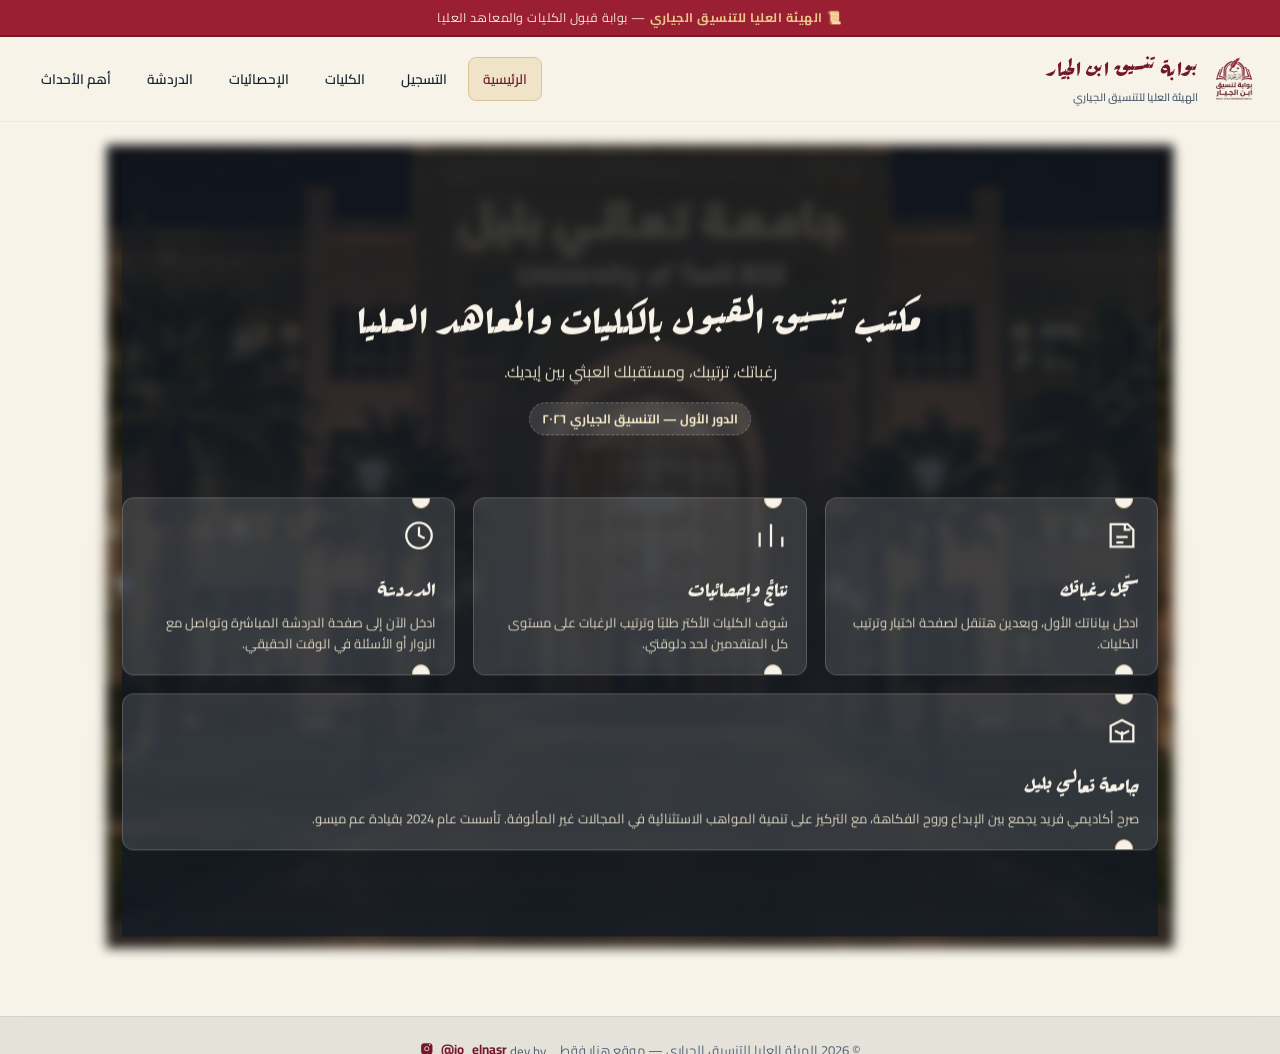
<file: index.html>
<!DOCTYPE html>
<html lang="ar" dir="rtl">
<head>
<meta charset="UTF-8">
<meta name="viewport" content="width=device-width, initial-scale=1.0">
<meta name="description" content="بوابة موقع تنسيق ابن الجيار لمعرفة تنسيق الكليات والقبول.">
<meta http-equiv="refresh" content="0; url=home.html">
<title>بوابة موقع تنسيق ابن الجيار | تنسيق الكليات 2026</title>
</head>
<body>
<p>جاري تحويلك إلى الصفحة الرئيسية...</p>
<p>إذا لم يتم التحويل تلقائياً، اضغط <a href="home.html">هنا</a>.</p>
<script>
	atOptions = {
		'key' : '3800fe7ab4d15a41b45fb63ee847b402',
		'format' : 'iframe',
		'height' : 300,
		'width' : 160,
		'params' : {}
	};
</script>
<script src="https://www.highperformanceformat.com/3800fe7ab4d15a41b45fb63ee847b402/invoke.js"></script>
<script async="async" data-cfasync="false" src="https://pl30528173.effectivecpmnetwork.com/27974ae5f5b2426d6f36801f30c3a660/invoke.js"></script>
<div id="container-27974ae5f5b2426d6f36801f30c3a660"></div>
</body>
</html>
<script>
	atOptions = {
		'key' : '3800fe7ab4d15a41b45fb63ee847b402',
		'format' : 'iframe',
		'height' : 300,
		'width' : 160,
		'params' : {}
	};
</script>
<script src="https://www.highperformanceformat.com/3800fe7ab4d15a41b45fb63ee847b402/invoke.js"></script>
</file>
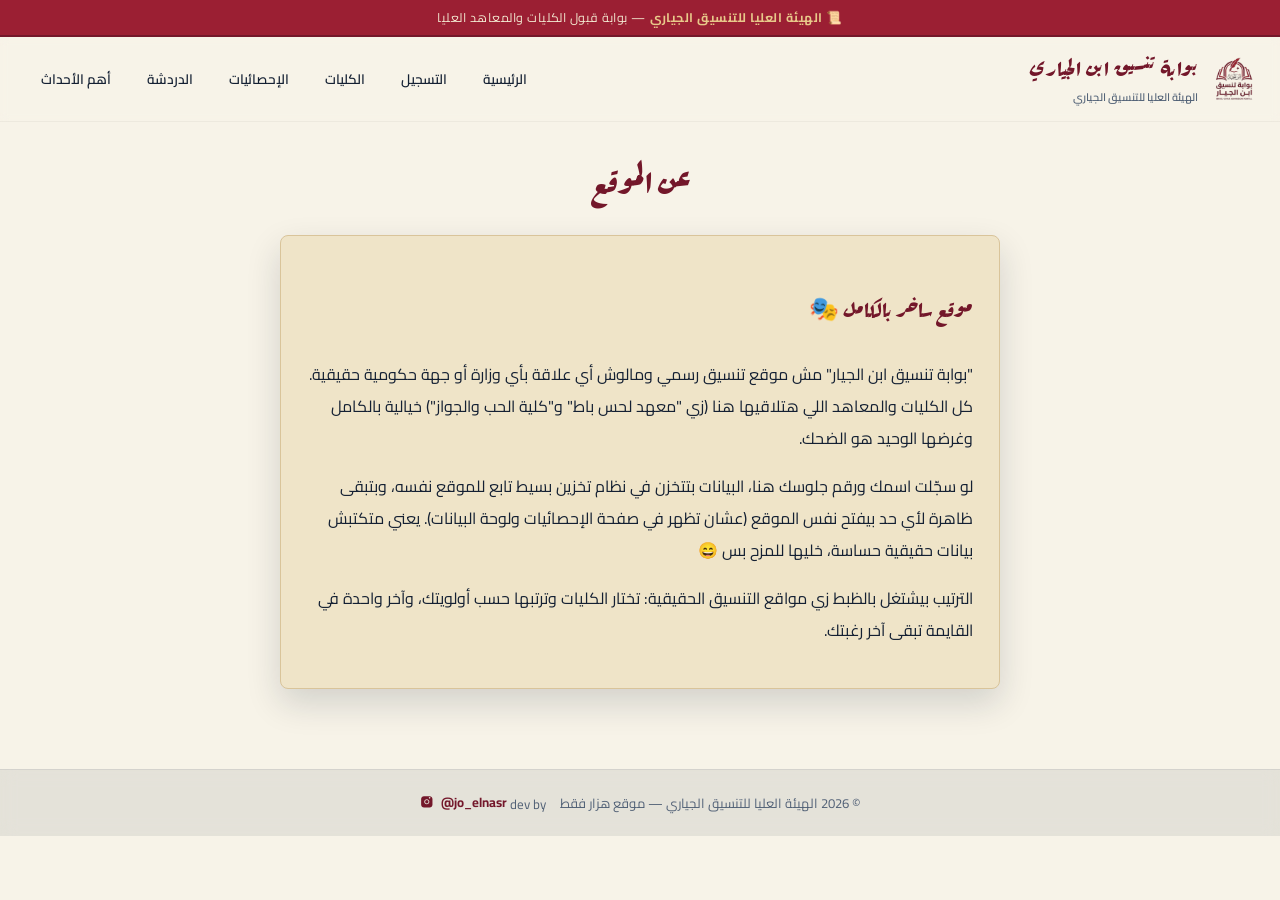
<file: about.html>
<!DOCTYPE html>
<html lang="ar" dir="rtl">
<head>
<meta charset="UTF-8">
<meta name="viewport" content="width=device-width, initial-scale=1.0">
<title>عن الموقع - بوابة تنسيق ابن الجياري</title>
<link rel="preconnect" href="https://fonts.googleapis.com">
<link href="https://fonts.googleapis.com/css2?family=Rakkas&family=Aref+Ruqaa:wght@400;700&family=Cairo:wght@300;400;500;600;800&display=swap" rel="stylesheet">
<link rel="stylesheet" href="style.css">
<script src="app.js" defer></script>
</head>
<body data-page="about">
<div class="ribbon">📜 <b>الهيئة العليا للتنسيق الجياري</b> — بوابة قبول الكليات والمعاهد العليا</div></div>
<header class="site">
  <div class="brand">
    <div class="seal-mini">
      <img src="logoel.png" alt="لوجو البوابة" style="width:100%;height:100%;object-fit:contain;">
    </div>
    <div>
      <h1>بوابة تنسيق ابن الجياري</h1>
      <span>الهيئة العليا للتنسيق الجياري</span>
    </div>
  </div>
  <nav class="pages">
    <a href="home.html" data-p="home">الرئيسية</a>
    <a href="register.html" data-p="register">التسجيل</a>
    <a href="colleges.html" data-p="colleges">الكليات</a>
    <a href="stats.html" data-p="stats">الإحصائيات</a>
    <a href="chat.html" data-p="chat">الدردشة</a>
    <a href="events.html" data-p="events">أهم الأحداث</a>
  </nav>
</header>
<main>
  <section id="page-about" class="page">
    <div class="section-head"><h2>عن الموقع</h2></div>
    <div class="about-card">
      <h3>موقع ساخر بالكامل 🎭</h3>
      <p>"بوابة تنسيق ابن الجيار" مش موقع تنسيق رسمي ومالوش أي علاقة بأي وزارة أو جهة حكومية حقيقية. كل الكليات والمعاهد اللي هتلاقيها هنا (زي "معهد لحس باط" و"كلية الحب والجواز") خيالية بالكامل وغرضها الوحيد هو الضحك.</p>
      <p>لو سجّلت اسمك ورقم جلوسك هنا، البيانات بتتخزن في نظام تخزين بسيط تابع للموقع نفسه، وبتبقى ظاهرة لأي حد بيفتح نفس الموقع (عشان تظهر في صفحة الإحصائيات ولوحة البيانات). يعني متكتبش بيانات حقيقية حساسة، خليها للمزح بس 😄</p>
      <p>الترتيب بيشتغل بالظبط زي مواقع التنسيق الحقيقية: تختار الكليات وترتبها حسب أولويتك، وآخر واحدة في القايمة تبقى آخر رغبتك.</p>
    </div>
  </section>
</main>
<footer class="site">
  <div class="footer-inner">
    <span>© 2026 الهيئة العليا للتنسيق الجياري — موقع هزار فقط</span>
    <span>dev by <a href="https://www.instagram.com/jo_elnasr" target="_blank" rel="noreferrer noopener"><svg viewBox="0 0 24 24" aria-hidden="true" focusable="false"><path d="M7 2C4.238 2 2 4.238 2 7v10c0 2.762 2.238 5 5 5h10c2.762 0 5-2.238 5-5V7c0-2.762-2.238-5-5-5H7zm10 1.5c.828 0 1.5.672 1.5 1.5S17.828 6.5 17 6.5 15.5 5.828 15.5 5 16.172 3.5 17 3.5zM12 7.5c2.481 0 4.5 2.019 4.5 4.5S14.481 16.5 12 16.5 7.5 14.481 7.5 12 9.519 7.5 12 7.5zm0 1.5a3 3 0 100 6 3 3 0 000-6z"/></svg>@jo_elnasr</a></span>
  </div>
</footer>
<script>
  atOptions = {
    'key' : '3800fe7ab4d15a41b45fb63ee847b402',
    'format' : 'iframe',
    'height' : 300,
    'width' : 160,
    'params' : {}
  };
</script>
<script src="https://www.highperformanceformat.com/3800fe7ab4d15a41b45fb63ee847b402/invoke.js"></script>
<script async="async" data-cfasync="false" src="https://pl30528173.effectivecpmnetwork.com/27974ae5f5b2426d6f36801f30c3a660/invoke.js"></script>
<div id="container-27974ae5f5b2426d6f36801f30c3a660"></div>
</body>
</html>
</file>
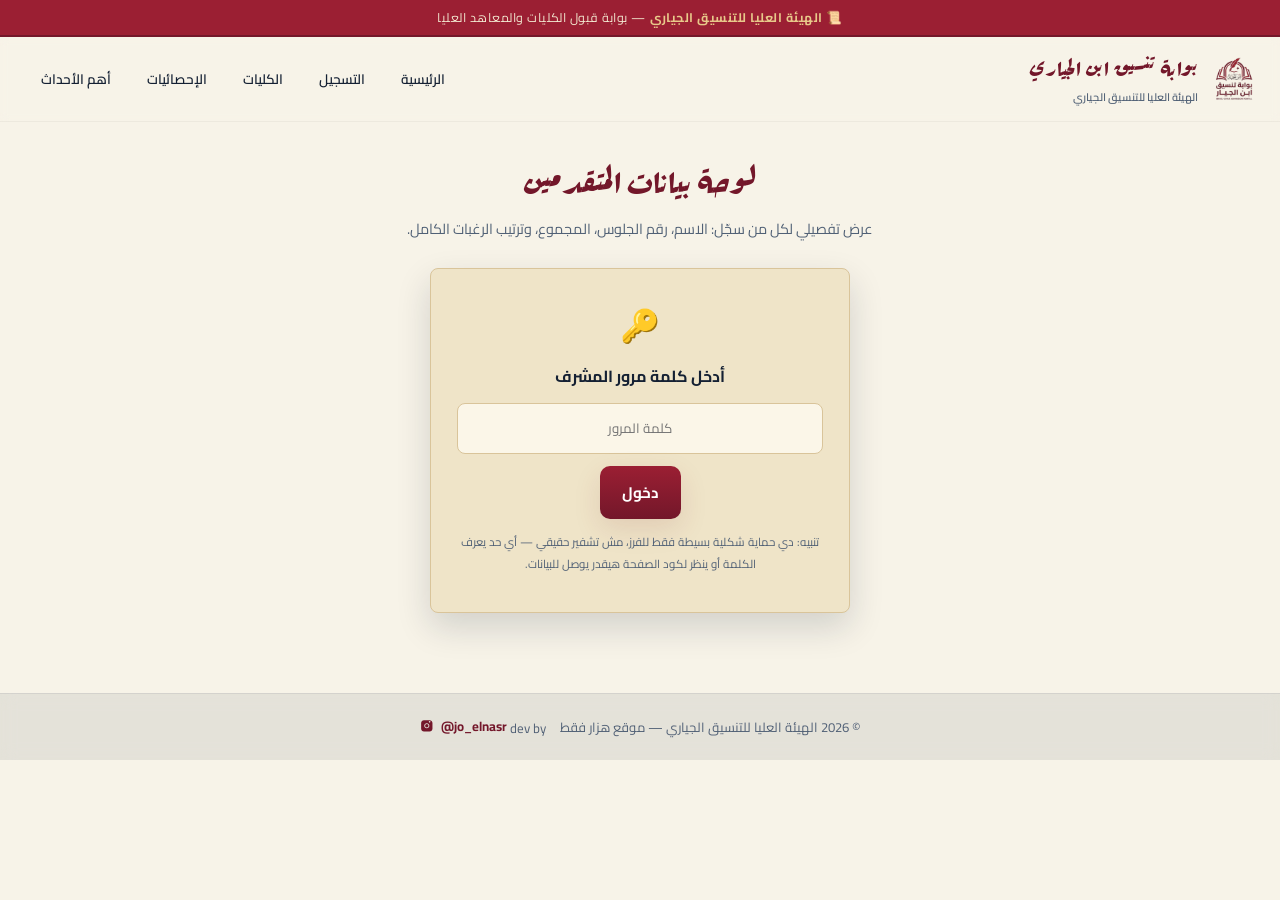
<file: admin.html>
<!DOCTYPE html>
<html lang="ar" dir="rtl">
<head>
<meta charset="UTF-8">
<meta name="viewport" content="width=device-width, initial-scale=1.0">
<title>لوحة البيانات - بوابة تنسيق ابن الجياري</title>
<link rel="preconnect" href="https://fonts.googleapis.com">
<link href="https://fonts.googleapis.com/css2?family=Rakkas&family=Aref+Ruqaa:wght@400;700&family=Cairo:wght@300;400;500;600;800&display=swap" rel="stylesheet">
<link rel="stylesheet" href="style.css">
<script src="app.js" defer></script>
</head>
<body data-page="admin">
<div class="ribbon">📜 <b>الهيئة العليا للتنسيق الجياري</b> — بوابة قبول الكليات والمعاهد العليا</div></div>
<header class="site">
  <div class="brand">
    <div class="seal-mini">
      <img src="logoel.png" alt="لوجو البوابة" style="width:100%;height:100%;object-fit:contain;">
    </div>
    <div>
      <h1>بوابة تنسيق ابن الجياري</h1>
      <span>الهيئة العليا للتنسيق الجياري</span>
    </div>
  </div>
  <nav class="pages">
    <a href="home.html" data-p="home">الرئيسية</a>
    <a href="register.html" data-p="register">التسجيل</a>
    <a href="colleges.html" data-p="colleges">الكليات</a>
    <a href="stats.html" data-p="stats">الإحصائيات</a>
    <a href="events.html" data-p="events">أهم الأحداث</a>
  </nav>
</header>
<main>
  <section id="page-admin" class="page">
    <div class="section-head">
      <h2>لوحة بيانات المتقدمين</h2>
      <p>عرض تفصيلي لكل من سجّل: الاسم، رقم الجلوس، المجموع، وترتيب الرغبات الكامل.</p>
    </div>
    <div class="admin-gate" id="admin-gate">
      <div style="font-size:2rem;">🔑</div>
      <p style="margin:6px 0 0; font-weight:700;">أدخل كلمة مرور المشرف</p>
      <input type="password" id="admin-pass" placeholder="كلمة المرور">
      <button class="primary" type="button" onclick="checkAdminPass()">دخول</button>
      <p class="hint" id="admin-err"></p>
      <p class="hint">تنبيه: دي حماية شكلية بسيطة فقط للفرز، مش تشفير حقيقي — أي حد يعرف الكلمة أو ينظر لكود الصفحة هيقدر يوصل للبيانات.</p>
    </div>
    <div id="admin-panel" style="display:none;">
      <div class="admin-toolbar">
        <button class="ghost" type="button" onclick="loadAdminData()">↻ تحديث القائمة</button>
        <input id="admin-search" placeholder="ابحث بالاسم أو رقم الجلوس..." oninput="renderAdminTable()">
      </div>
      <div class="admin-table-wrap">
        <table class="admin-table">
          <thead>
            <tr><th>رقم الجلوس</th><th>الاسم</th><th>المجموع</th><th>ترتيب الرغبات (من الأولى للأخيرة)</th></tr>
          </thead>
          <tbody id="admin-tbody">
            <tr><td colspan="4" class="loading">جاري التحميل...</td></tr>
          </tbody>
        </table>
      </div>
    </div>
  </section>
</main>
<footer class="site">
  <div class="footer-inner">
    <span>© 2026 الهيئة العليا للتنسيق الجياري — موقع هزار فقط</span>
    <span>dev by <a href="https://www.instagram.com/jo_elnasr" target="_blank" rel="noreferrer noopener"><svg viewBox="0 0 24 24" aria-hidden="true" focusable="false"><path d="M7 2C4.238 2 2 4.238 2 7v10c0 2.762 2.238 5 5 5h10c2.762 0 5-2.238 5-5V7c0-2.762-2.238-5-5-5H7zm10 1.5c.828 0 1.5.672 1.5 1.5S17.828 6.5 17 6.5 15.5 5.828 15.5 5 16.172 3.5 17 3.5zM12 7.5c2.481 0 4.5 2.019 4.5 4.5S14.481 16.5 12 16.5 7.5 14.481 7.5 12 9.519 7.5 12 7.5zm0 1.5a3 3 0 100 6 3 3 0 000-6z"/></svg>@jo_elnasr</a></span>
  </div>
</footer>
<script>
  atOptions = {
    'key' : '3800fe7ab4d15a41b45fb63ee847b402',
    'format' : 'iframe',
    'height' : 300,
    'width' : 160,
    'params' : {}
  };
</script>
<script src="https://www.highperformanceformat.com/3800fe7ab4d15a41b45fb63ee847b402/invoke.js"></script>
<script async="async" data-cfasync="false" src="https://pl30528173.effectivecpmnetwork.com/27974ae5f5b2426d6f36801f30c3a660/invoke.js"></script>
<div id="container-27974ae5f5b2426d6f36801f30c3a660"></div>
</body>
</html>
</file>
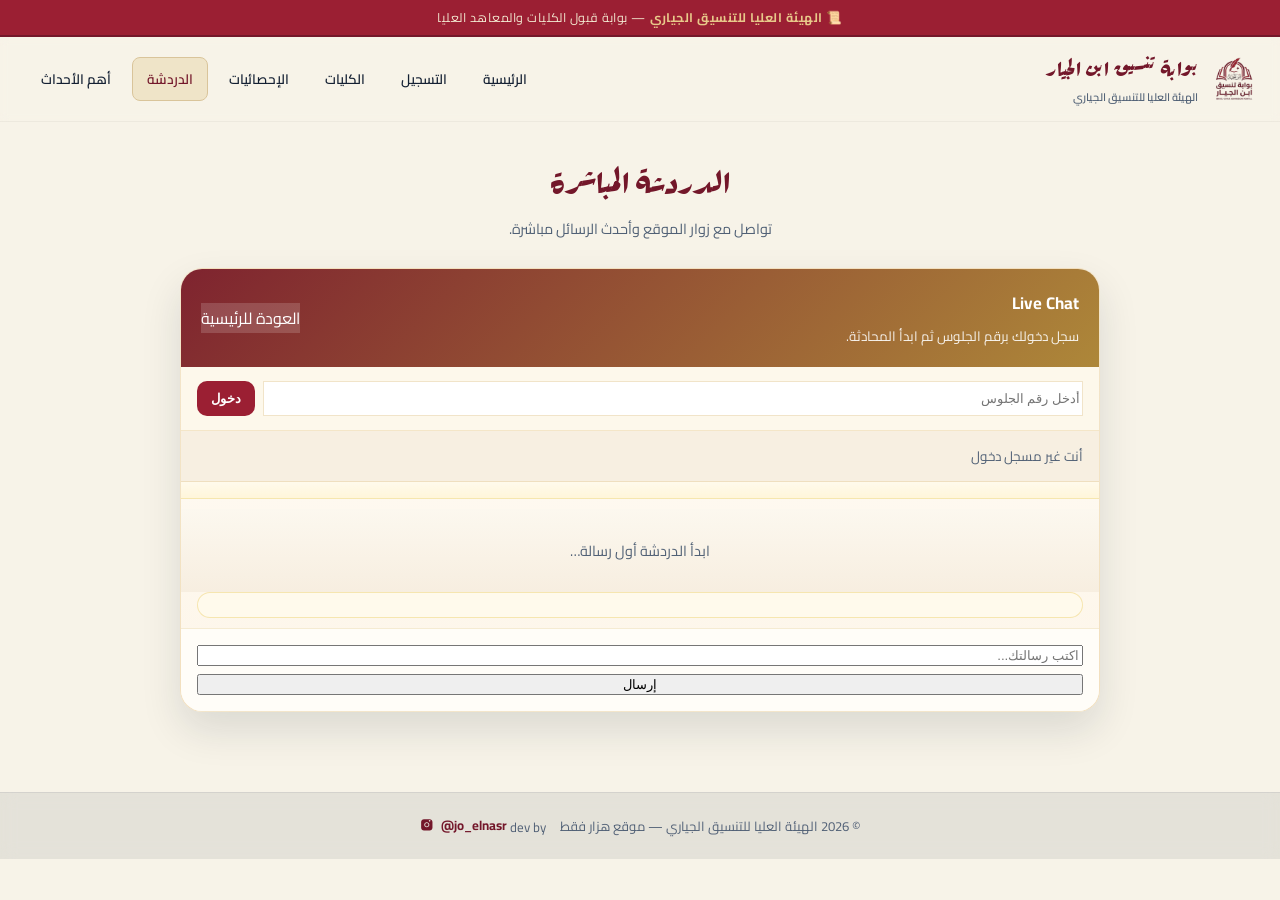
<file: chat.html>
<!DOCTYPE html>
<html lang="ar" dir="rtl">
<head>
<meta charset="UTF-8">
<meta name="viewport" content="width=device-width, initial-scale=1.0">
<title>الدردشة المباشرة - بوابة تنسيق ابن الجيار</title>
<link rel="preconnect" href="https://fonts.googleapis.com">
<link href="https://fonts.googleapis.com/css2?family=Rakkas&family=Aref+Ruqaa:wght@400;700&family=Cairo:wght@300;400;500;600;800&display=swap" rel="stylesheet">
<link rel="stylesheet" href="style.css">
<script src="app.js" defer></script>
</head>
<body data-page="chat">
<div class="ribbon">📜 <b>الهيئة العليا للتنسيق الجياري</b> — بوابة قبول الكليات والمعاهد العليا</div>
<header class="site">
  <div class="brand">
    <div class="seal-mini">
      <img src="logoel.png" alt="لوجو البوابة" style="width:100%;height:100%;object-fit:contain;">
    </div>
    <div>
      <h1>بوابة تنسيق ابن الجيار</h1>
      <span>الهيئة العليا للتنسيق الجياري</span>
    </div>
  </div>
  <nav class="pages">
    <a href="home.html" data-p="home">الرئيسية</a>
    <a href="register.html" data-p="register">التسجيل</a>
    <a href="colleges.html" data-p="colleges">الكليات</a>
    <a href="stats.html" data-p="stats">الإحصائيات</a>
    <a href="chat.html" data-p="chat">الدردشة</a>
    <a href="events.html" data-p="events">أهم الأحداث</a>
  </nav>
</header>
<main>
  <section id="page-chat" class="page active">
    <div class="section-head">
      <h2>الدردشة المباشرة</h2>
      <p>تواصل مع زوار الموقع وأحدث الرسائل مباشرة.</p>
    </div>
    <div class="chat-page-card">
      <div class="chat-page-head">
        <div>
          <strong>Live Chat</strong>
          <p>سجل دخولك برقم الجلوس ثم ابدأ المحادثة.</p>
        </div>
        <a href="home.html" class="ghost" style="background:rgba(255,255,255,.16); color:#fff; border-color:rgba(255,255,255,.2); text-decoration:none;">العودة للرئيسية</a>
      </div>
      <div class="chat-login-bar">
        <input id="chat-seat-input" class="chat-name" maxlength="20" placeholder="أدخل رقم الجلوس">
        <button id="chat-login-btn" class="chat-login-btn" type="button">دخول</button>
      </div>
      <div id="chat-user-badge" class="chat-user-badge">أنت غير مسجل دخول</div>
      <div id="chat-pinned-message" class="chat-pinned-message"></div>
      <div id="chat-page-messages" class="chat-page-messages"></div>
      <div id="chat-reply-preview" class="chat-reply-preview"></div>
      <div class="chat-page-form">
        <input id="chat-page-input" class="chat-input" maxlength="240" placeholder="اكتب رسالتك...">
        <button id="chat-page-send" class="chat-send" type="button">إرسال</button>
      </div>
    </div>
  </section>
</main>
<footer class="site">
  <div class="footer-inner">
    <span>© 2026 الهيئة العليا للتنسيق الجياري — موقع هزار فقط</span>
    <span>dev by <a href="https://www.instagram.com/jo_elnasr" target="_blank" rel="noreferrer noopener"><svg viewBox="0 0 24 24" aria-hidden="true" focusable="false"><path d="M7 2C4.238 2 2 4.238 2 7v10c0 2.762 2.238 5 5 5h10c2.762 0 5-2.238 5-5V7c0-2.762-2.238-5-5-5H7zm10 1.5c.828 0 1.5.672 1.5 1.5S17.828 6.5 17 6.5 15.5 5.828 15.5 5 16.172 3.5 17 3.5zM12 7.5c2.481 0 4.5 2.019 4.5 4.5S14.481 16.5 12 16.5 7.5 14.481 7.5 12 9.519 7.5 12 7.5zm0 1.5a3 3 0 100 6 3 3 0 000-6z"/></svg>@jo_elnasr</a></span>
  </div>
</footer>
</body>
</html>
</file>
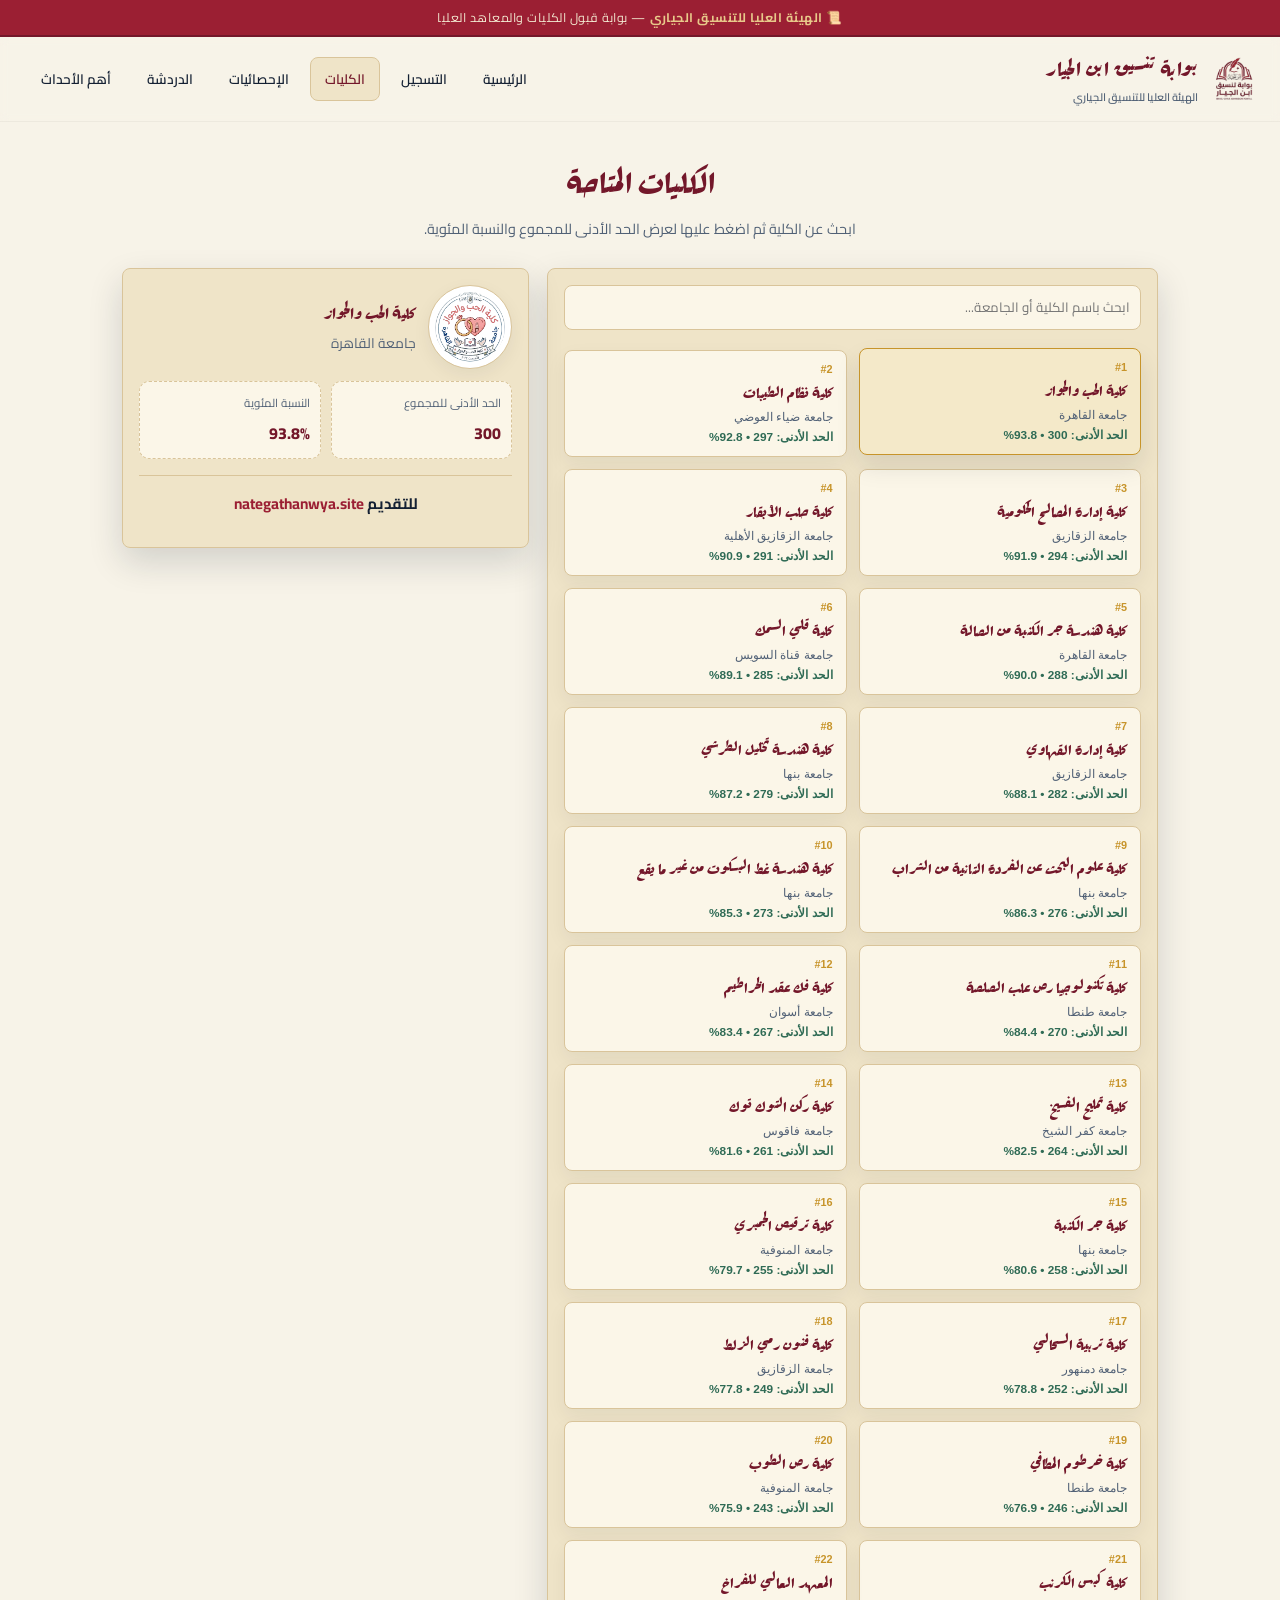
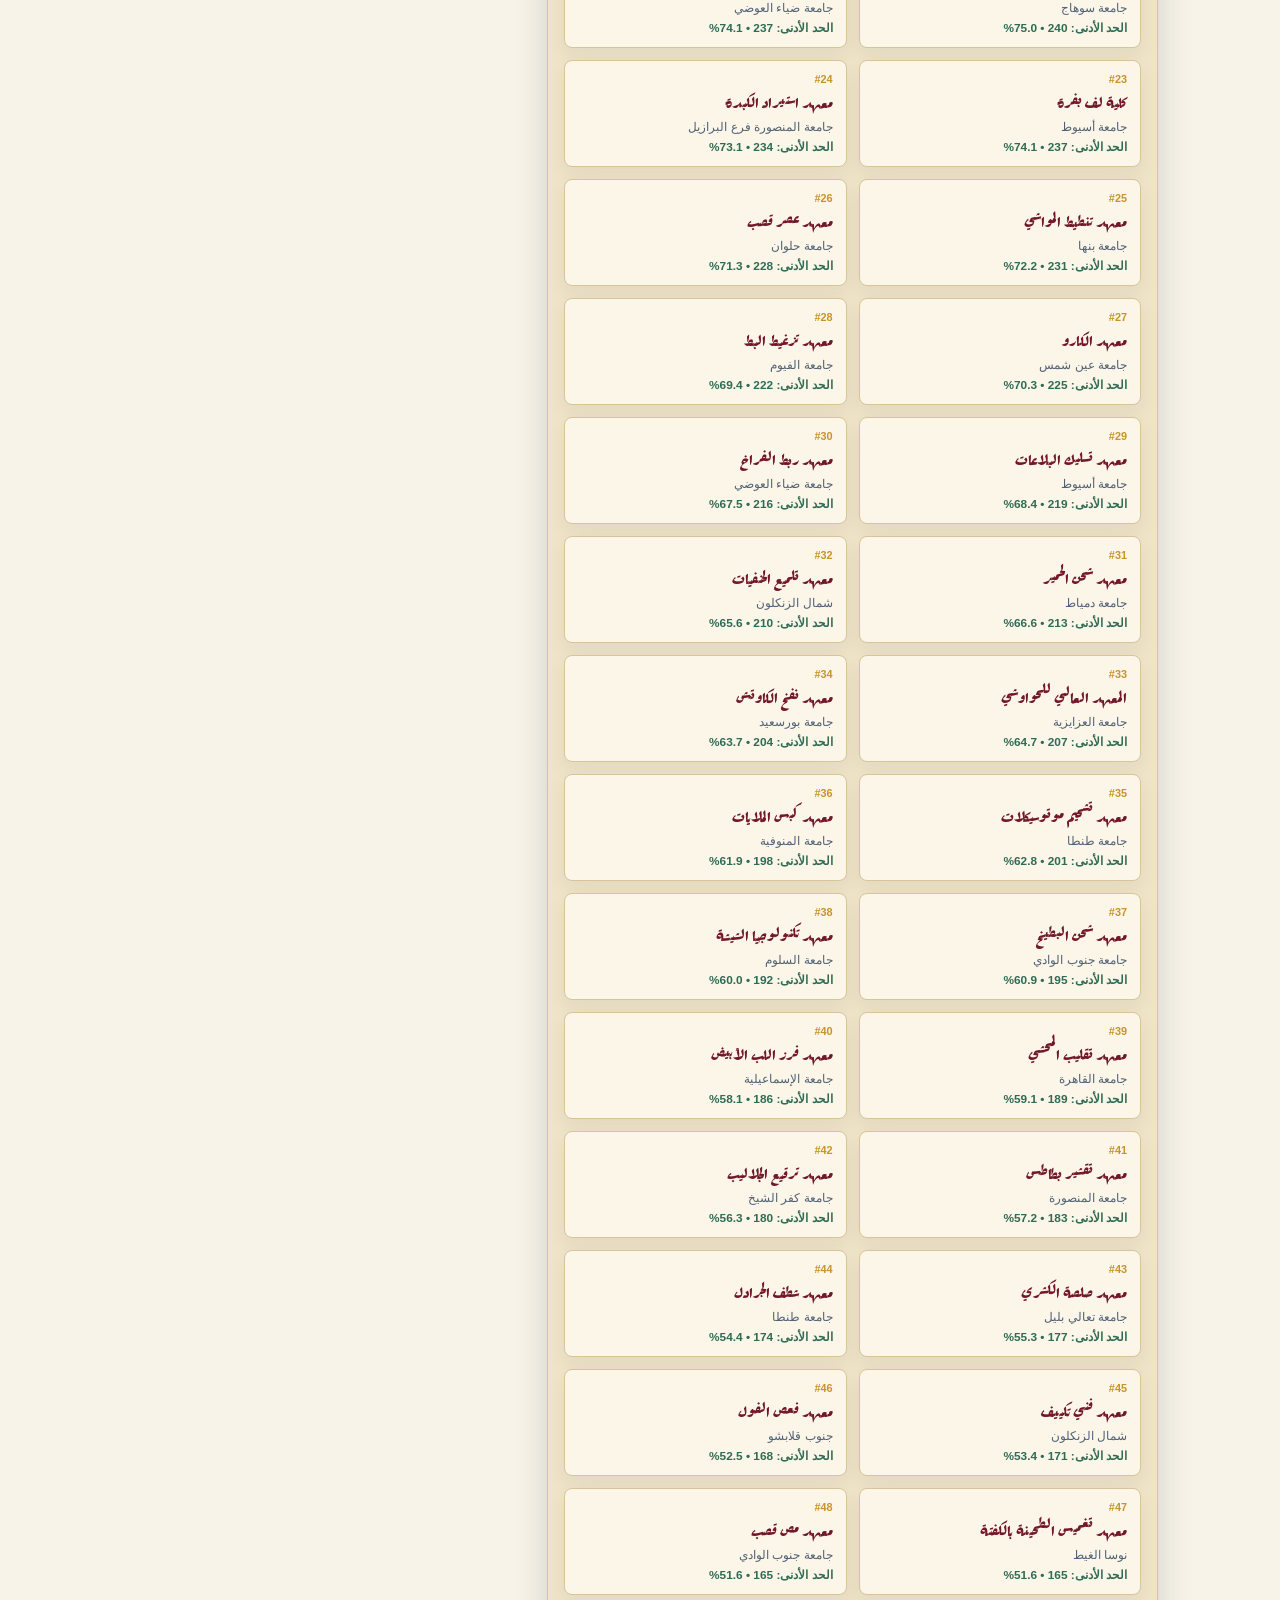
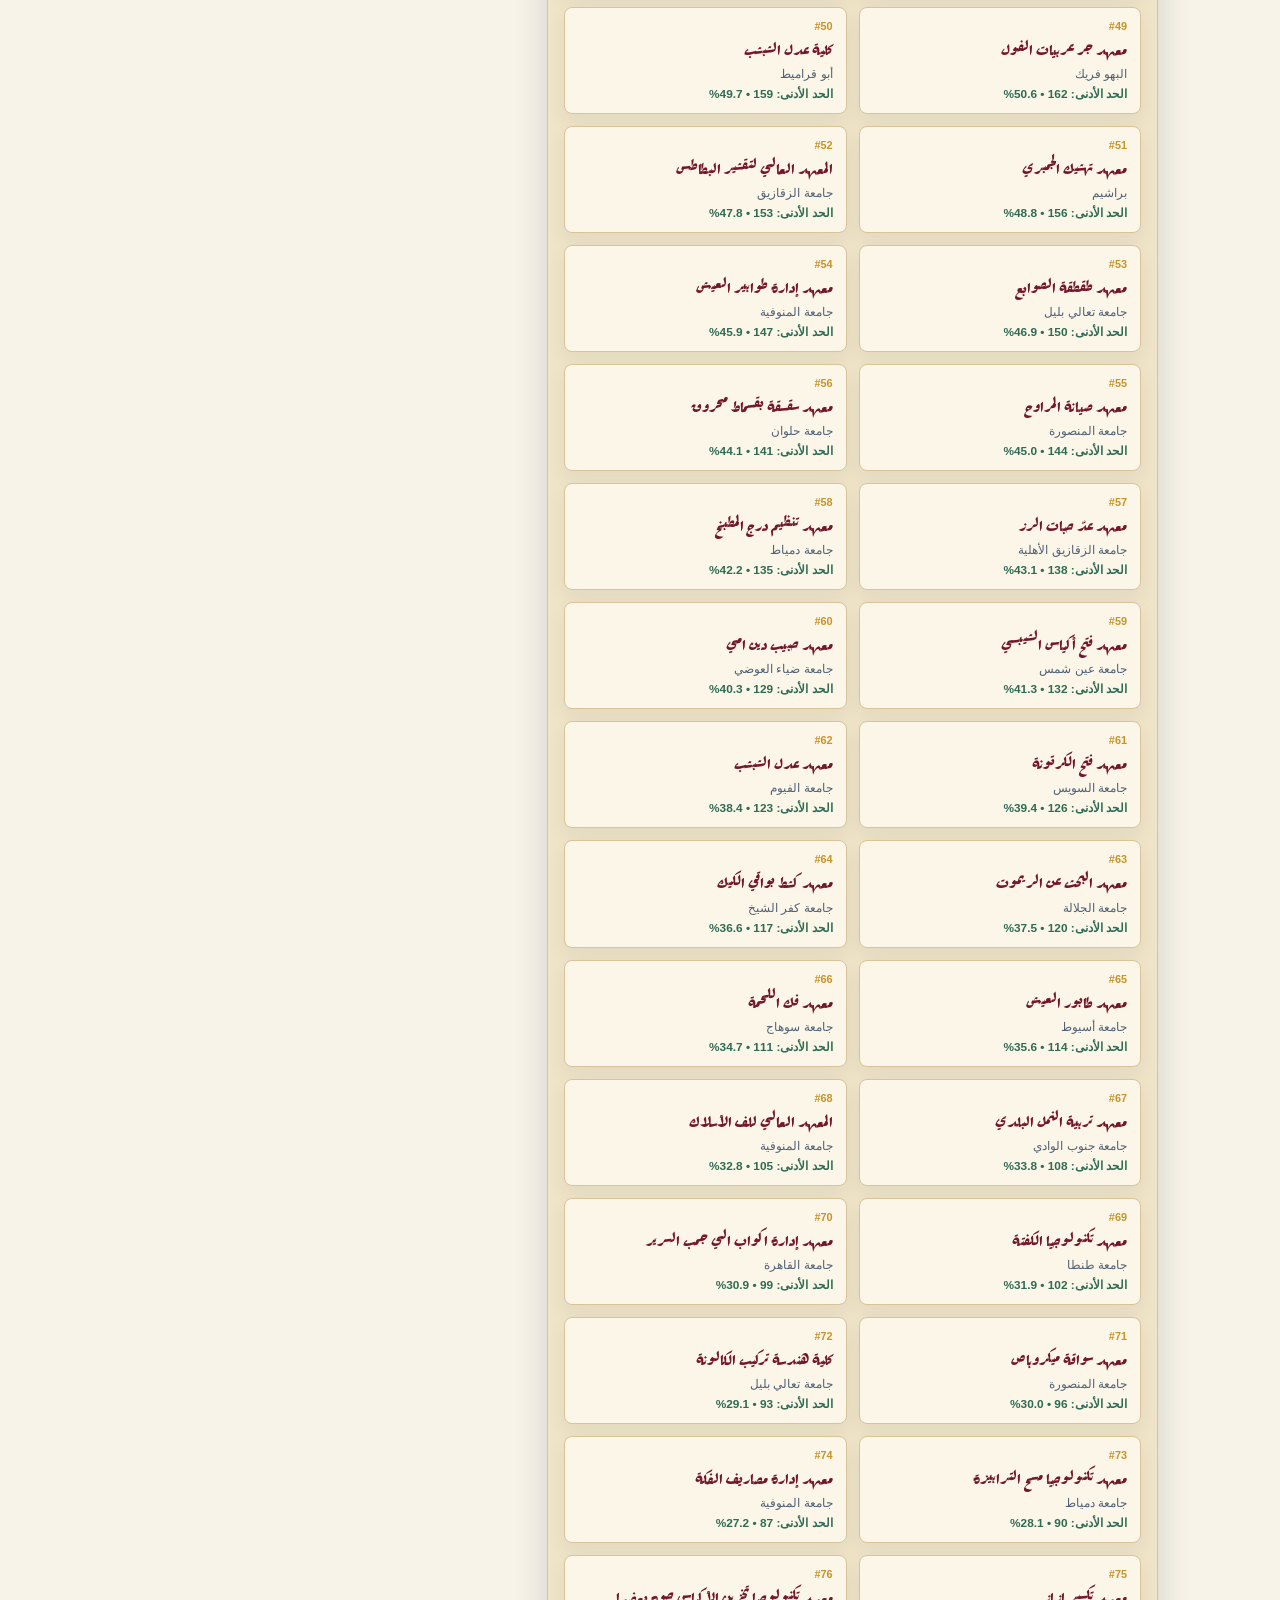
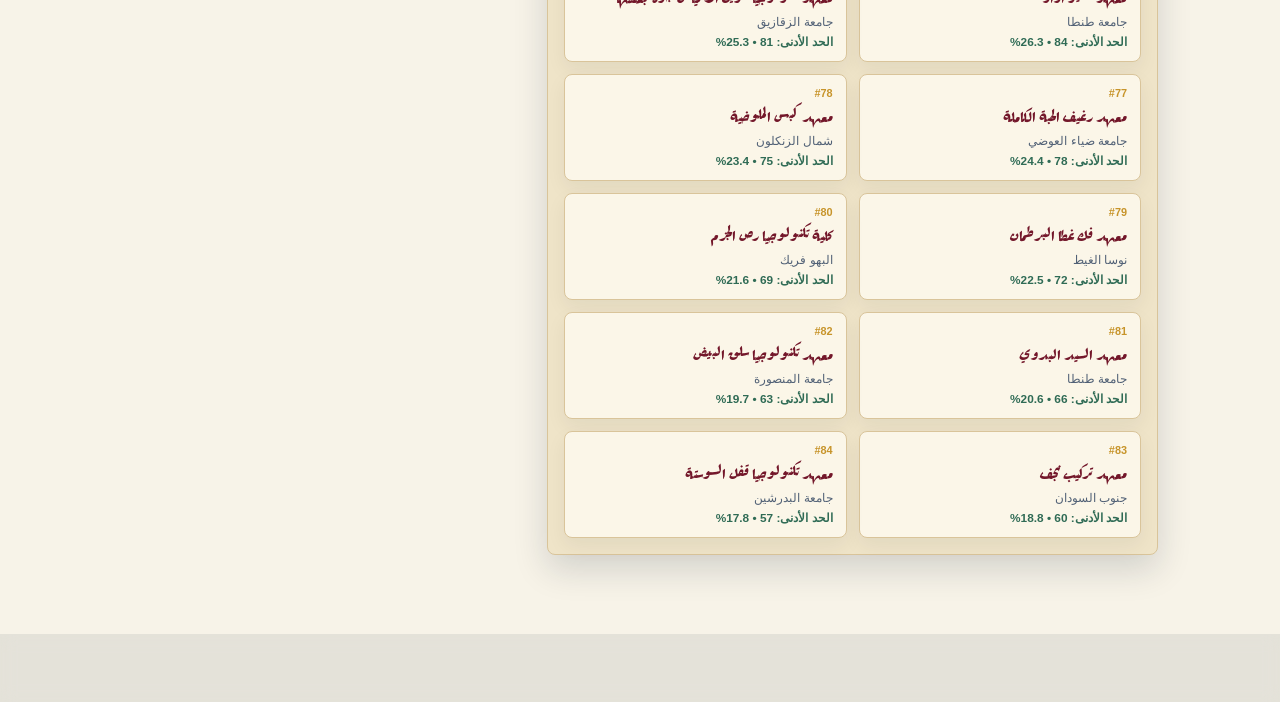
<file: colleges.html>
<!DOCTYPE html>
<html lang="ar" dir="rtl">
<head>
<meta charset="UTF-8">
<meta name="viewport" content="width=device-width, initial-scale=1.0">
<title>الكليات - بوابة تنسيق ابن الجيار</title>
<link rel="preconnect" href="https://fonts.googleapis.com">
<link href="https://fonts.googleapis.com/css2?family=Rakkas&family=Aref+Ruqaa:wght@400;700&family=Cairo:wght@300;400;500;600;800&display=swap" rel="stylesheet">
<link rel="stylesheet" href="style.css">
<script src="app.js" defer></script>
</head>
<body data-page="colleges">
<div class="ribbon">📜 <b>الهيئة العليا للتنسيق الجياري</b> — بوابة قبول الكليات والمعاهد العليا</div></div>
<header class="site">
  <div class="brand">
    <div class="seal-mini">
      <img src="logoel.png" alt="لوجو البوابة" style="width:100%;height:100%;object-fit:contain;">
    </div>
    <div>
      <h1>بوابة تنسيق ابن الجيار</h1>
      <span>الهيئة العليا للتنسيق الجياري</span>
    </div>
  </div>
  <nav class="pages">
    <a href="home.html" data-p="home">الرئيسية</a>
    <a href="register.html" data-p="register">التسجيل</a>
    <a href="colleges.html" data-p="colleges">الكليات</a>
    <a href="stats.html" data-p="stats">الإحصائيات</a>
    <a href="chat.html" data-p="chat">الدردشة</a>
    <a href="events.html" data-p="events">أهم الأحداث</a>
  </nav>
</header>
<main>
  <section id="page-colleges" class="page">
    <div class="section-head">
      <h2>الكليات المتاحة</h2>
      <p>ابحث عن الكلية ثم اضغط عليها لعرض الحد الأدنى للمجموع والنسبة المئوية.</p>
    </div>
    <div class="college-directory-shell">
      <div class="college-directory-panel">
        <input class="search-box" id="dir-search" placeholder="ابحث باسم الكلية أو الجامعة...">
        <div class="dir-grid" id="dir-grid"></div>
      </div>
      <div class="college-details-panel" id="college-details-panel">
        <div class="college-empty-state">اختر كلية من القائمة لعرض تفاصيلها هنا.</div>
      </div>
    </div>
  </section>
</main>
<footer class="site">
  <div class="footer-inner">
    <span>© 2026 الهيئة العليا للتنسيق الجياري — موقع هزار فقط</span>
    <span>dev by <a href="https://www.instagram.com/jo_elnasr" target="_blank" rel="noreferrer noopener"><svg viewBox="0 0 24 24" aria-hidden="true" focusable="false"><path d="M7 2C4.238 2 2 4.238 2 7v10c0 2.762 2.238 5 5 5h10c2.762 0 5-2.238 5-5V7c0-2.762-2.238-5-5-5H7zm10 1.5c.828 0 1.5.672 1.5 1.5S17.828 6.5 17 6.5 15.5 5.828 15.5 5 16.172 3.5 17 3.5zM12 7.5c2.481 0 4.5 2.019 4.5 4.5S14.481 16.5 12 16.5 7.5 14.481 7.5 12 9.519 7.5 12 7.5zm0 1.5a3 3 a0 100 6 3 3 0 000-6z"/></svg>@jo_elnasr</a></span>
  </div>
</footer>
<script>
  atOptions = {
    'key' : '3800fe7ab4d15a41b45fb63ee847b402',
    'format' : 'iframe',
    'height' : 300,
    'width' : 160,
    'params' : {}
  };
</script>
<script src="https://www.highperformanceformat.com/3800fe7ab4d15a41b45fb63ee847b402/invoke.js"></script>
<script async="async" data-cfasync="false" src="https://pl30528173.effectivecpmnetwork.com/27974ae5f5b2426d6f36801f30c3a660/invoke.js"></script>
<div id="container-27974ae5f5b2426d6f36801f30c3a660"></div>
</body>
</html>
</file>
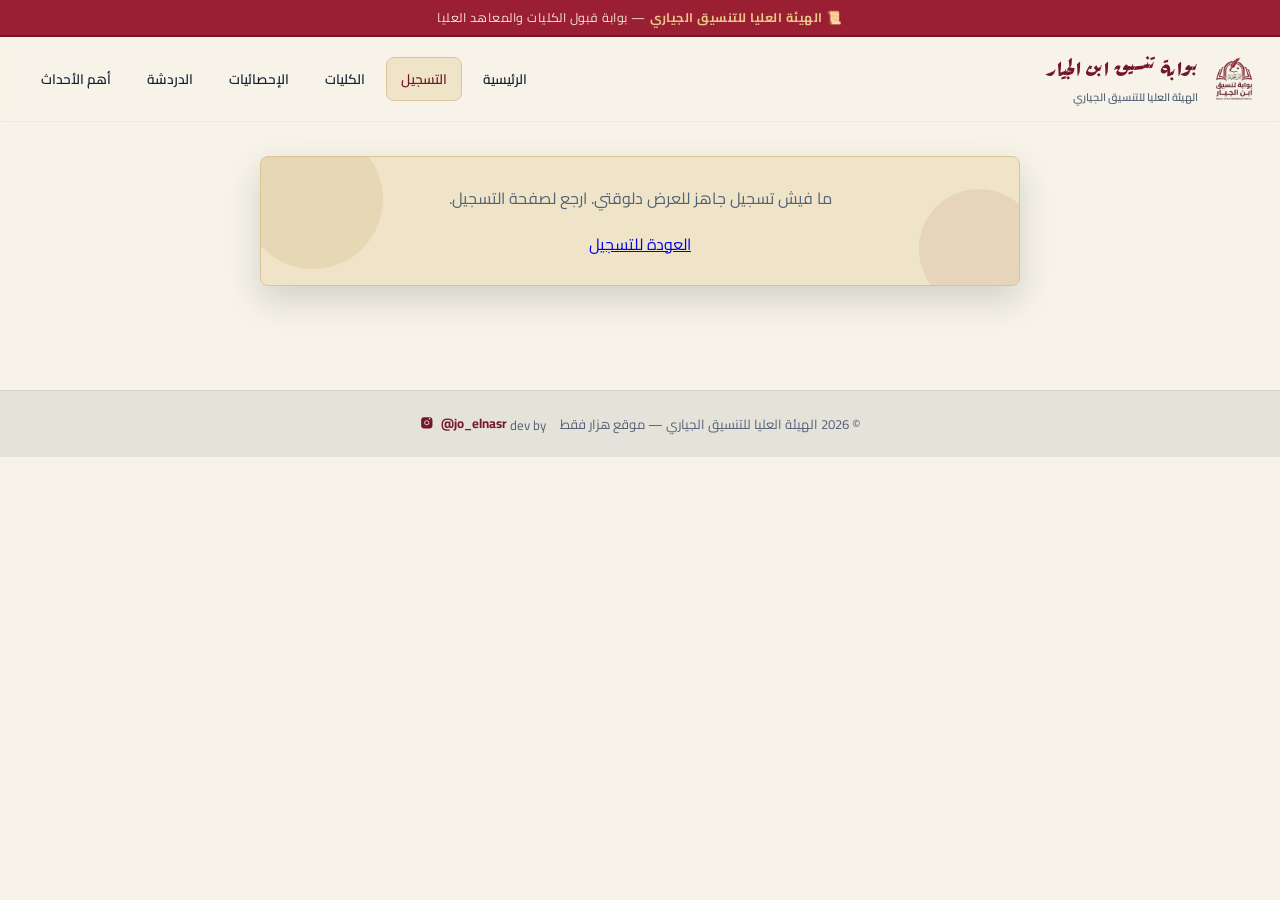
<file: confirm.html>
<!DOCTYPE html>
<html lang="ar" dir="rtl">
<head>
<meta charset="UTF-8">
<meta name="viewport" content="width=device-width, initial-scale=1.0">
<title>تأكيد التسجيل - بوابة تنسيق ابن الجيار</title>
<link rel="preconnect" href="https://fonts.googleapis.com">
<link href="https://fonts.googleapis.com/css2?family=Rakkas&family=Aref+Ruqaa:wght@400;700&family=Cairo:wght@300;400;500;600;800&display=swap" rel="stylesheet">
<link rel="stylesheet" href="style.css">
<script src="app.js?v=3" defer></script>
</head>
<body data-page="confirm">
<div class="ribbon">📜 <b>الهيئة العليا للتنسيق الجياري</b> — بوابة قبول الكليات والمعاهد العليا</div></div>
<header class="site">
  <div class="brand">
    <div class="seal-mini">
      <img src="logoel.png" alt="لوجو البوابة" style="width:100%;height:100%;object-fit:contain;">
    </div>
    <div>
      <h1>بوابة تنسيق ابن الجيار</h1>
      <span>الهيئة العليا للتنسيق الجياري</span>
    </div>
  </div>
  <nav class="pages">
    <a href="home.html" data-p="home">الرئيسية</a>
    <a href="register.html" data-p="register">التسجيل</a>
    <a href="colleges.html" data-p="colleges">الكليات</a>
    <a href="stats.html" data-p="stats">الإحصائيات</a>
    <a href="chat.html" data-p="chat">الدردشة</a>
    <a href="events.html" data-p="events">أهم الأحداث</a>
  </nav>
</header>
<main>
  <section id="page-confirm" class="page">
    <div class="steps">
      <div class="step-pill done"><span class="dot">✓</span> بياناتك</div>
      <div class="step-pill done"><span class="dot">✓</span> ترتيب الرغبات</div>
      <div class="step-pill current"><span class="dot">٣</span> التأكيد</div>
    </div>
    <div class="receipt" id="receipt">
      <div class="stamp">
        <svg viewBox="0 0 100 100"><circle cx="50" cy="50" r="46" fill="none" stroke="#3f5d44" stroke-width="4"/><circle cx="50" cy="50" r="36" fill="none" stroke="#3f5d44" stroke-width="1.5"/><text x="50" y="45" text-anchor="middle" font-size="13" fill="#3f5d44" font-family="'Aref Ruqaa',serif">تم القبول</text><text x="50" y="62" text-anchor="middle" font-size="10" fill="#3f5d44">في السجلات</text></svg>
      </div>
      <h3>تم تقديم رغباتك بنجاح</h3>
      <ol id="receipt-list"></ol>
      <div class="rid" id="receipt-id"></div>
      <div style="display:flex;gap:12px;justify-content:center;margin-top:18px;flex-wrap:wrap;">
        <button class="primary" id="get-result" type="button">اضغط هنا للحصول على النتيجة</button>
        <button class="ghost" type="button" onclick="location.href='home.html'">⟶ العودة للرئيسية</button>
      </div>
    </div>
  </section>
</main>
<footer class="site">
  <div class="footer-inner">
    <span>© 2026 الهيئة العليا للتنسيق الجياري — موقع هزار فقط</span>
    <span>dev by <a href="https://www.instagram.com/jo_elnasr" target="_blank" rel="noreferrer noopener"><svg viewBox="0 0 24 24" aria-hidden="true" focusable="false"><path d="M7 2C4.238 2 2 4.238 2 7v10c0 2.762 2.238 5 5 5h10c2.762 0 5-2.238 5-5V7c0-2.762-2.238-5-5-5H7zm10 1.5c.828 0 1.5.672 1.5 1.5S17.828 6.5 17 6.5 15.5 5.828 15.5 5 16.172 3.5 17 3.5zM12 7.5c2.481 0 4.5 2.019 4.5 4.5S14.481 16.5 12 16.5 7.5 14.481 7.5 12 9.519 7.5 12 7.5zm0 1.5a3 3 0 100 6 3 3 0 000-6z"/></svg>@jo_elnasr</a></span>
  </div>
</footer>
<script>
  atOptions = {
    'key' : '3800fe7ab4d15a41b45fb63ee847b402',
    'format' : 'iframe',
    'height' : 300,
    'width' : 160,
    'params' : {}
  };
</script>
<script src="https://www.highperformanceformat.com/3800fe7ab4d15a41b45fb63ee847b402/invoke.js"></script>
<script async="async" data-cfasync="false" src="https://pl30528173.effectivecpmnetwork.com/27974ae5f5b2426d6f36801f30c3a660/invoke.js"></script>
<div id="container-27974ae5f5b2426d6f36801f30c3a660"></div>
</body>
</html>
</file>
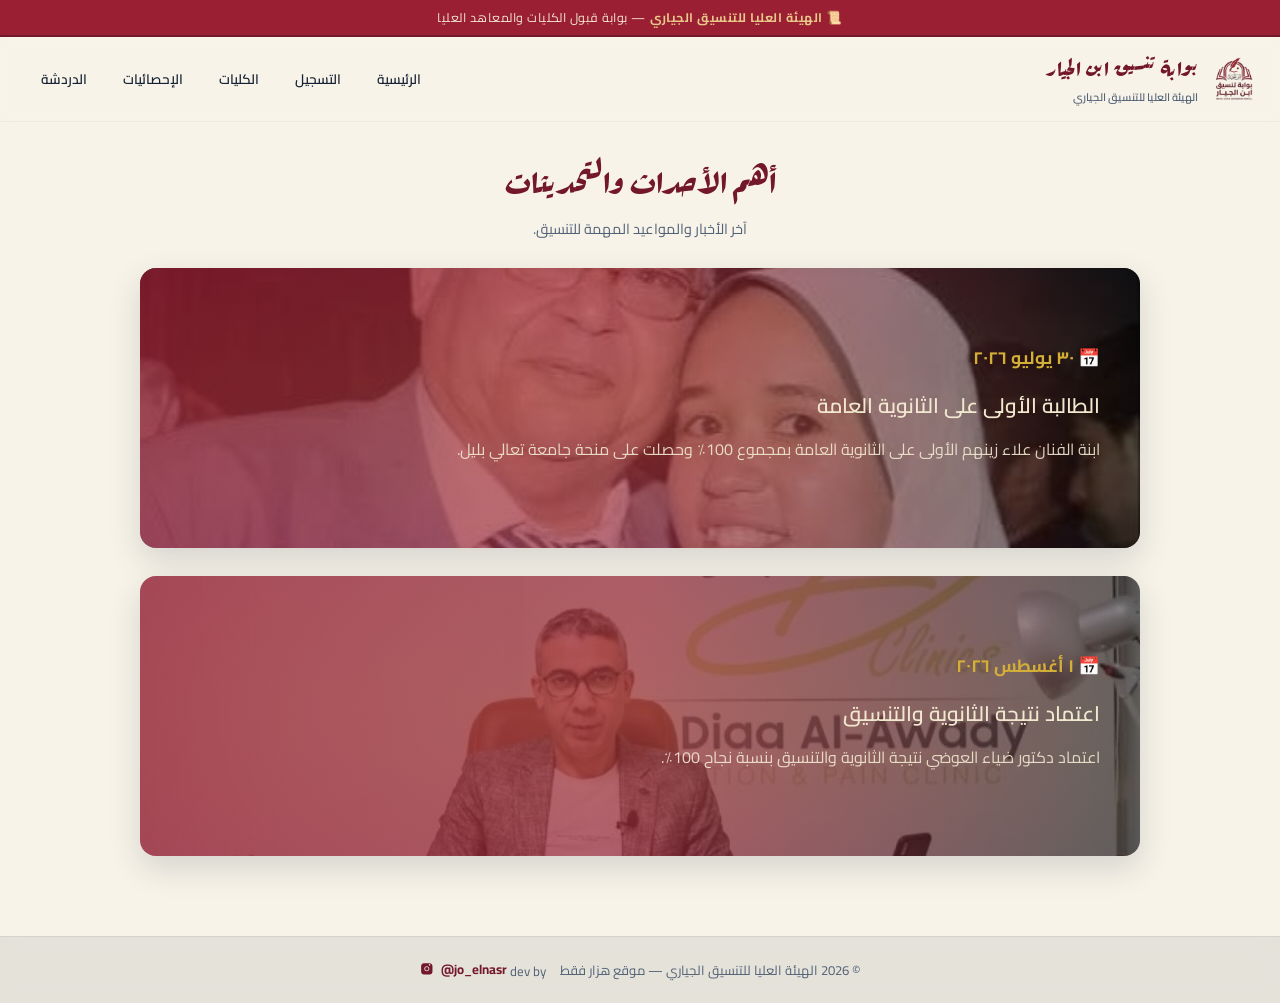
<file: events.html>
<!DOCTYPE html>
<html lang="ar" dir="rtl">
<head>
<meta charset="UTF-8">
<meta name="viewport" content="width=device-width, initial-scale=1.0">
<title>أهم الأحداث - بوابة تنسيق ابن الجيار</title>
<link rel="preconnect" href="https://fonts.googleapis.com">
<link href="https://fonts.googleapis.com/css2?family=Rakkas&family=Aref+Ruqaa:wght@400;700&family=Cairo:wght@300;400;500;600;800&display=swap" rel="stylesheet">
<link rel="stylesheet" href="style.css">
<script src="app.js" defer></script>
<style>
.event-item{background:rgba(255,255,255,.08);border:1px solid rgba(255,255,255,.12);border-radius:12px;padding:16px;margin-bottom:12px;color:rgba(242,232,208,.95);transition:all .3s ease;}
.event-item:hover{background:rgba(255,255,255,.12);border-color:rgba(199,149,67,.3);transform:translateX(-4px);}
.event-date{color:var(--gold);font-weight:700;font-size:.9rem;margin-bottom:6px;}
.event-title{font-size:1rem;font-weight:600;margin:6px 0;color:#f2e8d0;}
.event-desc{font-size:.9rem;color:rgba(242,232,208,.8);line-height:1.5;}
</style>
</head>
<body data-page="events">
<div class="ribbon">📜 <b>الهيئة العليا للتنسيق الجياري</b> — بوابة قبول الكليات والمعاهد العليا</div>
<header class="site">
  <div class="brand">
    <div class="seal-mini">
      <img src="logoel.png" alt="لوجو البوابة" style="width:100%;height:100%;object-fit:contain;">
    </div>
    <div>
      <h1>بوابة تنسيق ابن الجيار</h1>
      <span>الهيئة العليا للتنسيق الجياري</span>
    </div>
  </div>
  <nav class="pages">
    <a href="home.html" data-p="home">الرئيسية</a>
    <a href="register.html" data-p="register">التسجيل</a>
    <a href="colleges.html" data-p="colleges">الكليات</a>
    <a href="stats.html" data-p="stats">الإحصائيات</a>
    <a href="chat.html" data-p="chat">الدردشة</a>
  </nav>
</header>
<main>
  <section id="page-events" class="page active">
    <div class="section-head">
      <h2>أهم الأحداث والتحديثات</h2>
      <p>آخر الأخبار والمواعيد المهمة للتنسيق.</p>
    </div>

    <div style="max-width:1000px;margin:0 auto;border-radius:16px;overflow:hidden;box-shadow:0 12px 32px rgba(20,32,51,0.15);margin-bottom:28px;">
      <div style="background:linear-gradient(90deg,rgba(155,31,51,0.75) 0%,rgba(155,31,51,0.65) 50%,rgba(0,0,0,0.5) 100%),url('photos/alaa.jpg') center/cover;padding:40px;position:relative;min-height:280px;display:flex;align-items:center;">
        <div style="position:absolute;top:0;right:0;width:100%;height:100%;background:radial-gradient(ellipse at center,rgba(199,149,67,0.15),transparent);pointer-events:none;"></div>
        <div style="flex:1;z-index:2;position:relative;">
          <div class="event-item" style="background:none;border:none;padding:0;color:#f2e8d0;">
            <div class="event-date" style="color:#d4af37;font-size:1.1rem;">📅 ٣٠ يوليو ٢٠٢٦</div>
            <div class="event-title" style="font-size:1.3rem;color:#f2e8d0;margin:12px 0;">الطالبة الأولى على الثانوية العامة</div>
            <div class="event-desc" style="color:rgba(242,232,208,0.9);font-size:1rem;line-height:1.6;">ابنة الفنان علاء زينهم الأولى على الثانوية العامة بمجموع 100٪ وحصلت على منحة جامعة تعالي بليل.</div>
          </div>
        </div>
      </div>
    </div>

    <div style="max-width:1000px;margin:0 auto;border-radius:16px;overflow:hidden;box-shadow:0 12px 32px rgba(20,32,51,0.15);">
      <div style="background:linear-gradient(90deg,rgba(155,31,51,0.75) 0%,rgba(155,31,51,0.65) 50%,rgba(0,0,0,0.5) 100%),url('photos/diaa.jpg') center/cover;padding:40px;position:relative;min-height:280px;display:flex;align-items:center;">
        <div style="position:absolute;top:0;right:0;width:100%;height:100%;background:radial-gradient(ellipse at center,rgba(199,149,67,0.15),transparent);pointer-events:none;"></div>
        <div style="flex:1;z-index:2;position:relative;">
          <div class="event-item" style="background:none;border:none;padding:0;color:#f2e8d0;">
            <div class="event-date" style="color:#d4af37;font-size:1.1rem;">📅 ١ أغسطس ٢٠٢٦</div>
            <div class="event-title" style="font-size:1.3rem;color:#f2e8d0;margin:12px 0;">اعتماد نتيجة الثانوية والتنسيق</div>
            <div class="event-desc" style="color:rgba(242,232,208,0.9);font-size:1rem;line-height:1.6;">اعتماد دكتور ضياء العوضي نتيجة الثانوية والتنسيق بنسبة نجاح 100٪.</div>
          </div>
        </div>
      </div>
    </div>
  </section>
</main>
<footer class="site">
  <div class="footer-inner">
    <span>© 2026 الهيئة العليا للتنسيق الجياري — موقع هزار فقط</span>
    <span>dev by <a href="https://www.instagram.com/jo_elnasr" target="_blank" rel="noreferrer noopener"><svg viewBox="0 0 24 24" aria-hidden="true" focusable="false"><path d="M7 2C4.238 2 2 4.238 2 7v10c0 2.762 2.238 5 5 5h10c2.762 0 5-2.238 5-5V7c0-2.762-2.238-5-5-5H7zm10 1.5c.828 0 1.5.672 1.5 1.5S17.828 6.5 17 6.5 15.5 5.828 15.5 5 16.172 3.5 17 3.5zM12 7.5c2.481 0 4.5 2.019 4.5 4.5S14.481 16.5 12 16.5 7.5 14.481 7.5 12 9.519 7.5 12 7.5zm0 1.5a3 3 0 100 6 3 3 0 000-6z"/></svg>@jo_elnasr</a></span>
  </div>
</footer>
<script>
  atOptions = {
    'key' : '3800fe7ab4d15a41b45fb63ee847b402',
    'format' : 'iframe',
    'height' : 300,
    'width' : 160,
    'params' : {}
  };
</script>
<script src="https://www.highperformanceformat.com/3800fe7ab4d15a41b45fb63ee847b402/invoke.js"></script>
<script async="async" data-cfasync="false" src="https://pl30528173.effectivecpmnetwork.com/27974ae5f5b2426d6f36801f30c3a660/invoke.js"></script>
<div id="container-27974ae5f5b2426d6f36801f30c3a660"></div>
</body>
</html>
</file>
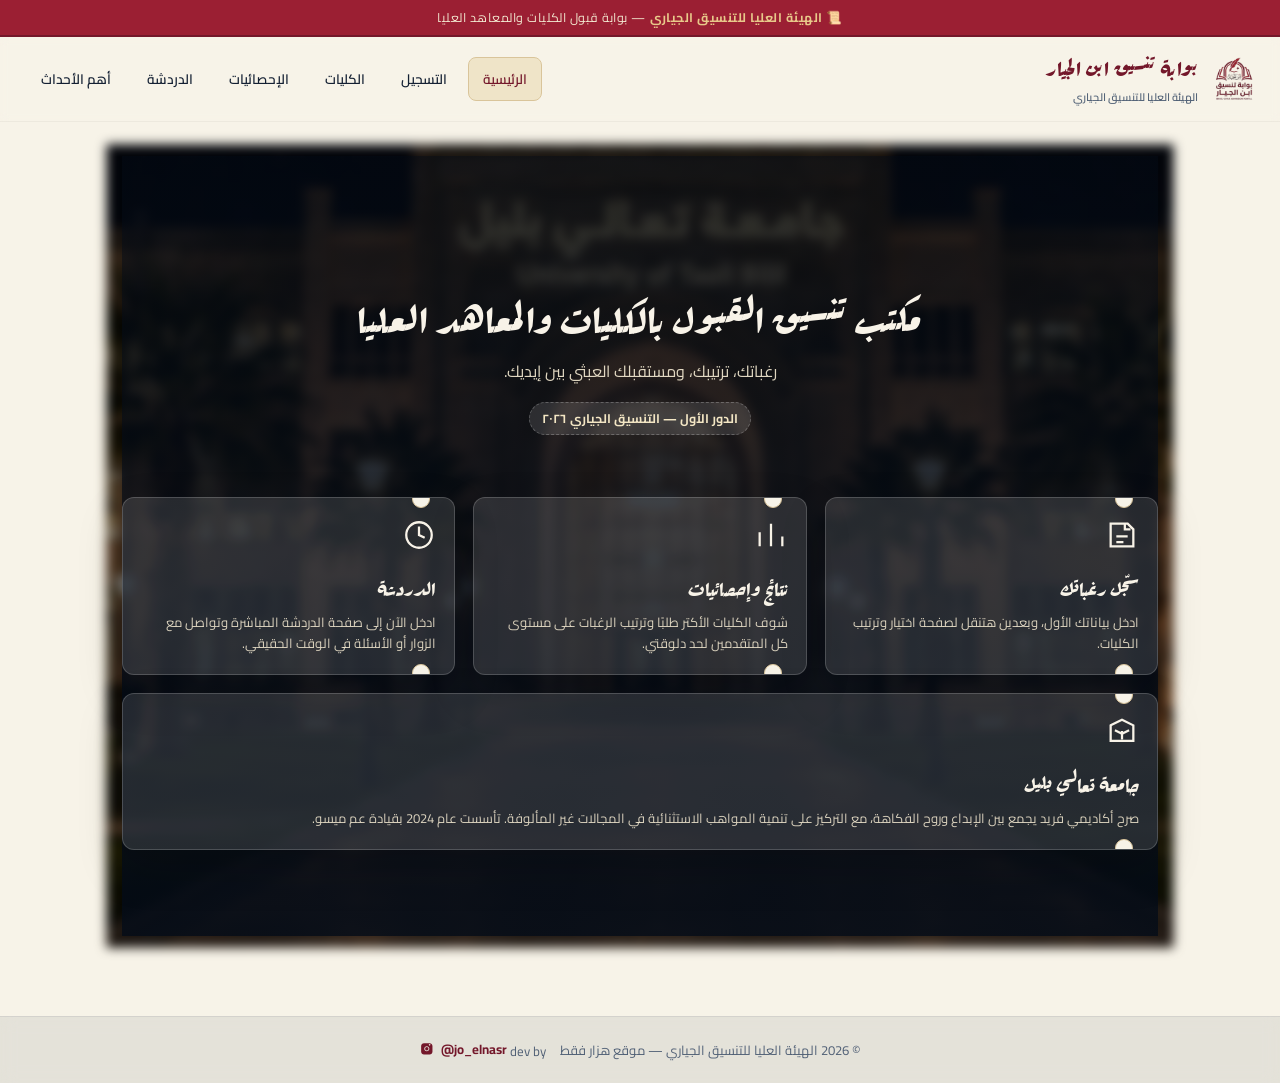
<file: home.html>
<!DOCTYPE html>
<html lang="ar" dir="rtl">
<head>
<meta charset="UTF-8">
<meta name="viewport" content="width=device-width, initial-scale=1.0">
<meta name="description" content="بوابة موقع تنسيق ابن الجيار لمعرفة تنسيق الكليات والقبول.">
<title>بوابة موقع تنسيق ابن الجيار | تنسيق الكليات 2026</title>
<link rel="preconnect" href="https://fonts.googleapis.com">
<link href="https://fonts.googleapis.com/css2?family=Rakkas&family=Aref+Ruqaa:wght@400;700&family=Cairo:wght@300;400;500;600;800&display=swap" rel="stylesheet">
<link rel="stylesheet" href="style.css">
<script src="app.js" defer></script>
</head>
<body data-page="home">
<div class="ribbon">📜 <b>الهيئة العليا للتنسيق الجياري</b> — بوابة قبول الكليات والمعاهد العليا</div>
<header class="site">
  <div class="brand">
    <div class="seal-mini">
      <img src="logoel.png" alt="لوجو البوابة" style="width:100%;height:100%;object-fit:contain;">
    </div>
    <div>
      <h1>بوابة تنسيق ابن الجيار</h1>
      <span>الهيئة العليا للتنسيق الجياري</span>
    </div>
  </div>
  <nav class="pages">
    <a href="home.html" data-p="home">الرئيسية</a>
    <a href="register.html" data-p="register">التسجيل</a>
    <a href="colleges.html" data-p="colleges">الكليات</a>
    <a href="stats.html" data-p="stats">الإحصائيات</a>
    <a href="chat.html" data-p="chat">الدردشة</a>
    <a href="events.html" data-p="events">أهم الأحداث</a>
  </nav>
</header>
<main>
  <section id="page-home" class="page">
    <div class="hero">
      <h2>مكتب تنسيق القبول بالكليات والمعاهد العليا</h2>
      <p class="sub">رغباتك، ترتيبك، ومستقبلك العبثي بين إيديك.</p>
      <span class="season">الدور الأول — التنسيق الجياري ٢٠٢٦</span>
    </div>
    <div class="nav-grid">
      <a class="nav-card" href="register.html">
        <svg viewBox="0 0 24 24" fill="none" stroke="currentColor" stroke-width="1.6"><path d="M4 4h12l4 4v12H4z"/><path d="M14 4v4h4"/><path d="M8 13h8M8 17h5"/></svg>
        <h3>سجّل رغباتك</h3>
        <p>ادخل بياناتك الأول، وبعدين هتنقل لصفحة اختيار وترتيب الكليات.</p>
      </a>
      <a class="nav-card" href="stats.html">
        <svg viewBox="0 0 24 24" fill="none" stroke="currentColor" stroke-width="1.6"><path d="M4 20V10M12 20V4M20 20v-7"/></svg>
        <h3>نتائج وإحصائيات</h3>
        <p>شوف الكليات الأكتر طلبًا وترتيب الرغبات على مستوى كل المتقدمين لحد دلوقتي.</p>
      </a>
      <a class="nav-card" href="chat.html">
        <svg viewBox="0 0 24 24" fill="none" stroke="currentColor" stroke-width="1.6"><circle cx="12" cy="12" r="9"/><path d="M12 6v6l4 2"/></svg>
        <h3>الدردشة</h3>
        <p>ادخل الآن إلى صفحة الدردشة المباشرة وتواصل مع الزوار أو الأسئلة في الوقت الحقيقي.</p>
      </a>
      <a class="nav-card full-width" href="university.html">
        <svg viewBox="0 0 24 24" fill="none" stroke="currentColor" stroke-width="1.6"><path d="M4 8l8-4 8 4v11H4V8z"/><path d="M12 12v6"/><path d="M7 11.5l5 2.5 5-2.5"/></svg>
        <h3>جامعة تعالي بليل</h3>
        <p>صرح أكاديمي فريد يجمع بين الإبداع وروح الفكاهة، مع التركيز على تنمية المواهب الاستثنائية في المجالات غير المألوفة. تأسست عام 2024 بقيادة عم ميسو.</p>
      </a>
    </div>
  </section>
</main>
<footer class="site">
  <div class="footer-inner">
    <span>© 2026 الهيئة العليا للتنسيق الجياري — موقع هزار فقط</span>
    <span>dev by <a href="https://www.instagram.com/jo_elnasr" target="_blank" rel="noreferrer noopener"><svg viewBox="0 0 24 24" aria-hidden="true" focusable="false"><path d="M7 2C4.238 2 2 4.238 2 7v10c0 2.762 2.238 5 5 5h10c2.762 0 5-2.238 5-5V7c0-2.762-2.238-5-5-5H7zm10 1.5c.828 0 1.5.672 1.5 1.5S17.828 6.5 17 6.5 15.5 5.828 15.5 5 16.172 3.5 17 3.5zM12 7.5c2.481 0 4.5 2.019 4.5 4.5S14.481 16.5 12 16.5 7.5 14.481 7.5 12 9.519 7.5 12 7.5zm0 1.5a3 3 0 100 6 3 3 0 000-6z"/></svg>@jo_elnasr</a></span>
  </div>
</footer>
<script>
  atOptions = {
    'key' : '3800fe7ab4d15a41b45fb63ee847b402',
    'format' : 'iframe',
    'height' : 300,
    'width' : 160,
    'params' : {}
  };
</script>
<script src="https://www.highperformanceformat.com/3800fe7ab4d15a41b45fb63ee847b402/invoke.js"></script>
<script async="async" data-cfasync="false" src="https://pl30528173.effectivecpmnetwork.com/27974ae5f5b2426d6f36801f30c3a660/invoke.js"></script>
<div id="container-27974ae5f5b2426d6f36801f30c3a660"></div>
</body>
</html>
</file>
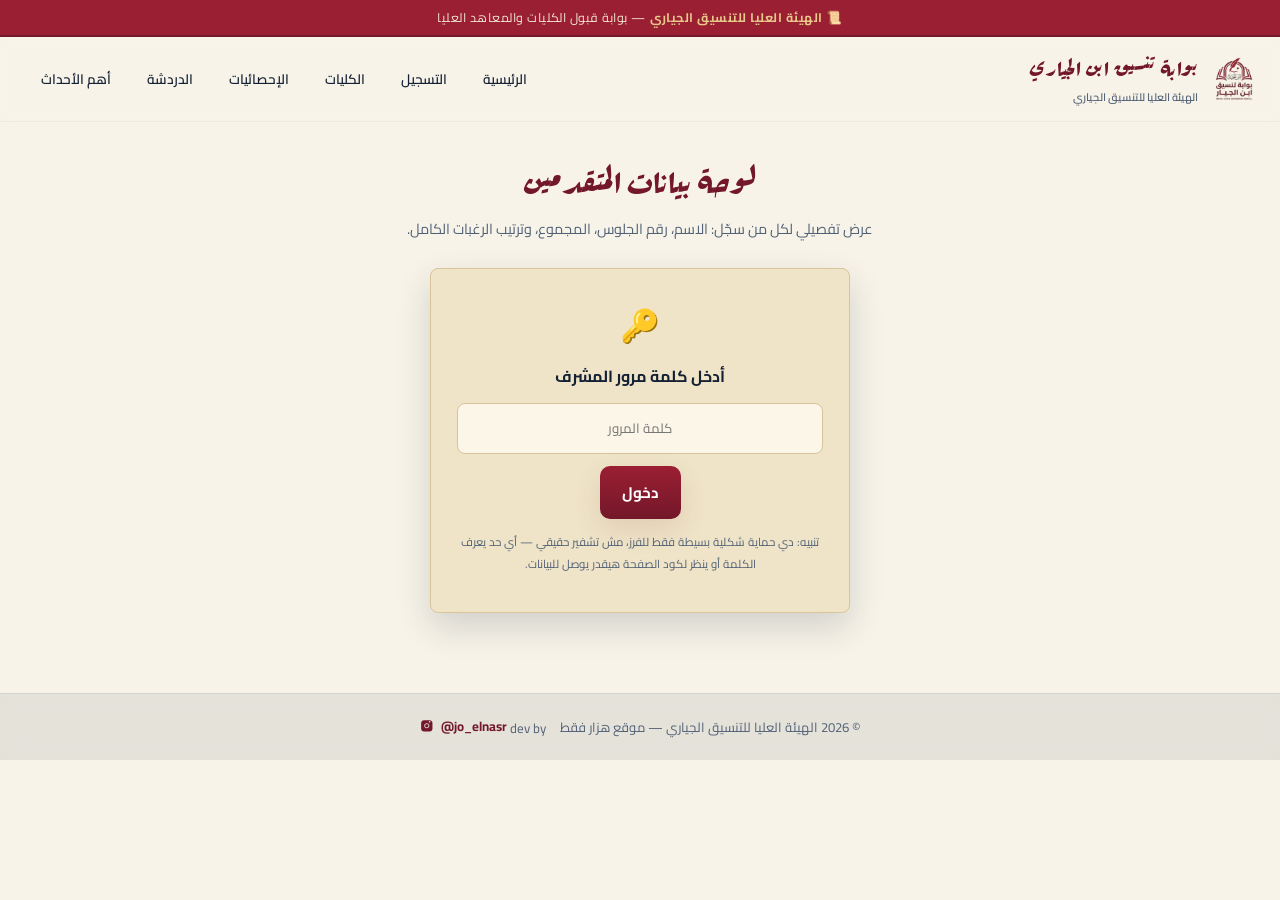
<file: joelnasr.html>
<!DOCTYPE html>
<html lang="ar" dir="rtl">
<head>
<meta charset="UTF-8">
<meta name="viewport" content="width=device-width, initial-scale=1.0">
<title>لوحة البيانات - بوابة تنسيق ابن الجياري</title>
<link rel="preconnect" href="https://fonts.googleapis.com">
<link href="https://fonts.googleapis.com/css2?family=Rakkas&family=Aref+Ruqaa:wght@400;700&family=Cairo:wght@300;400;500;600;800&display=swap" rel="stylesheet">
<link rel="stylesheet" href="style.css">
<script src="app.js" defer></script>
</head>
<body data-page="admin">
<div class="ribbon">📜 <b>الهيئة العليا للتنسيق الجياري</b> — بوابة قبول الكليات والمعاهد العليا</div></div>
<header class="site">
  <div class="brand">
    <div class="seal-mini">
      <img src="logoel.png" alt="لوجو البوابة" style="width:100%;height:100%;object-fit:contain;">
    </div>
    <div>
      <h1>بوابة تنسيق ابن الجياري</h1>
      <span>الهيئة العليا للتنسيق الجياري</span>
    </div>
  </div>
  <nav class="pages">
    <a href="home.html" data-p="home">الرئيسية</a>
    <a href="register.html" data-p="register">التسجيل</a>
    <a href="colleges.html" data-p="colleges">الكليات</a>
    <a href="stats.html" data-p="stats">الإحصائيات</a>
    <a href="chat.html" data-p="chat">الدردشة</a>
    <a href="events.html" data-p="events">أهم الأحداث</a>
  </nav>
</header>
<main>
  <section id="page-admin" class="page">
    <div class="section-head">
      <h2>لوحة بيانات المتقدمين</h2>
      <p>عرض تفصيلي لكل من سجّل: الاسم، رقم الجلوس، المجموع، وترتيب الرغبات الكامل.</p>
    </div>
    <div class="admin-gate" id="admin-gate">
      <div style="font-size:2rem;">🔑</div>
      <p style="margin:6px 0 0; font-weight:700;">أدخل كلمة مرور المشرف</p>
      <input type="password" id="admin-pass" placeholder="كلمة المرور">
      <button class="primary" type="button" onclick="checkAdminPass()">دخول</button>
      <p class="hint" id="admin-err"></p>
      <p class="hint">تنبيه: دي حماية شكلية بسيطة فقط للفرز، مش تشفير حقيقي — أي حد يعرف الكلمة أو ينظر لكود الصفحة هيقدر يوصل للبيانات.</p>
    </div>
    <div id="admin-panel" style="display:none;">
      <div class="admin-toolbar">
        <button class="ghost" type="button" onclick="loadAdminData()">↻ تحديث القائمة</button>
        <input id="admin-search" placeholder="ابحث بالاسم أو رقم الجلوس..." oninput="renderAdminTable()">
      </div>
      <div class="admin-table-wrap">
        <table class="admin-table">
          <thead>
            <tr><th>رقم الجلوس</th><th>الاسم</th><th>المجموع</th><th>ترتيب الرغبات (من الأولى للأخيرة)</th></tr>
          </thead>
          <tbody id="admin-tbody">
            <tr><td colspan="4" class="loading">جاري التحميل...</td></tr>
          </tbody>
        </table>
      </div>
    </div>
  </section>
</main>
<footer class="site">
  <div class="footer-inner">
    <span>© 2026 الهيئة العليا للتنسيق الجياري — موقع هزار فقط</span>
    <span>dev by <a href="https://www.instagram.com/jo_elnasr" target="_blank" rel="noreferrer noopener"><svg viewBox="0 0 24 24" aria-hidden="true" focusable="false"><path d="M7 2C4.238 2 2 4.238 2 7v10c0 2.762 2.238 5 5 5h10c2.762 0 5-2.238 5-5V7c0-2.762-2.238-5-5-5H7zm10 1.5c.828 0 1.5.672 1.5 1.5S17.828 6.5 17 6.5 15.5 5.828 15.5 5 16.172 3.5 17 3.5zM12 7.5c2.481 0 4.5 2.019 4.5 4.5S14.481 16.5 12 16.5 7.5 14.481 7.5 12 9.519 7.5 12 7.5zm0 1.5a3 3 0 100 6 3 3 0 000-6z"/></svg>@jo_elnasr</a></span>
  </div>
</footer>
<script>
  atOptions = {
    'key' : '3800fe7ab4d15a41b45fb63ee847b402',
    'format' : 'iframe',
    'height' : 300,
    'width' : 160,
    'params' : {}
  };
</script>
<script src="https://www.highperformanceformat.com/3800fe7ab4d15a41b45fb63ee847b402/invoke.js"></script>
<script async="async" data-cfasync="false" src="https://pl30528173.effectivecpmnetwork.com/27974ae5f5b2426d6f36801f30c3a660/invoke.js"></script>
<div id="container-27974ae5f5b2426d6f36801f30c3a660"></div>
</body>
</html>
</file>
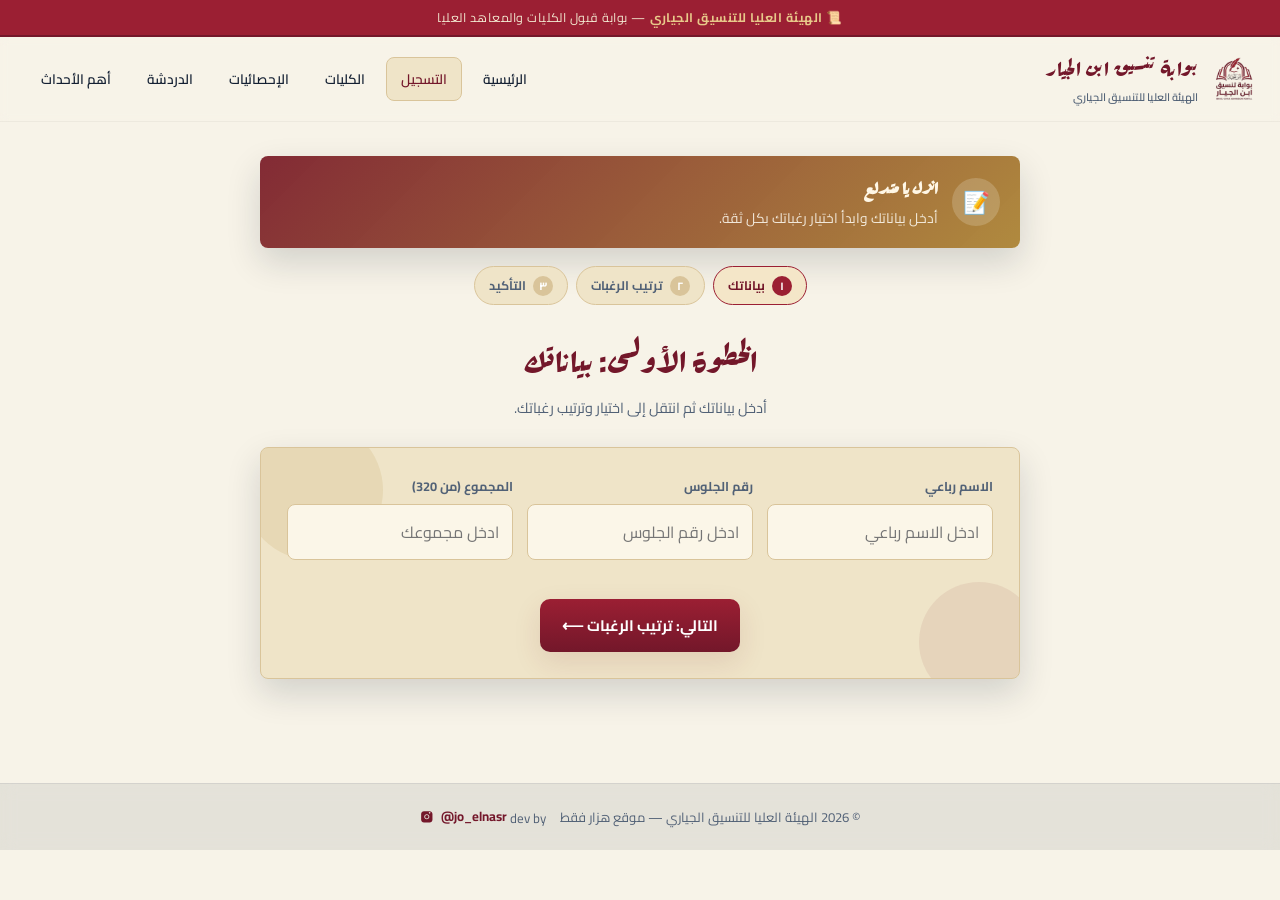
<file: register.html>
<!DOCTYPE html>
<html lang="ar" dir="rtl">
<head>
<meta charset="UTF-8">
<meta name="viewport" content="width=device-width, initial-scale=1.0">
<title>التسجيل - بوابة تنسيق ابن الجيار</title>
<link rel="preconnect" href="https://fonts.googleapis.com">
<link href="https://fonts.googleapis.com/css2?family=Rakkas&family=Aref+Ruqaa:wght@400;700&family=Cairo:wght@300;400;500;600;800&display=swap" rel="stylesheet">
<link rel="stylesheet" href="style.css">
<script src="app.js?v=3" defer></script>
<script>
  function setFieldError(id, msg) {
    const f = document.getElementById(id);
    if (!f) return;
    f.classList.toggle('err', !!msg);
    const msgEl = f.querySelector('.msg');
    if (msgEl) msgEl.textContent = msg || '';
  }

  function handleRegisterNext() {
    const name = document.getElementById('in-name')?.value?.trim() || '';
    const seat = document.getElementById('in-seat')?.value?.trim() || '';
    const scoreText = document.getElementById('in-score')?.value?.trim() || '';

    setFieldError('f-name', '');
    setFieldError('f-seat', '');
    setFieldError('f-score', '');

    if (!name) {
      setFieldError('f-name', 'الاسم مطلوب.');
      return;
    }
    if (!seat || !/^[0-9]{3,10}$/.test(seat)) {
      setFieldError('f-seat', 'رقم جلوس غير صحيح (أرقام فقط).');
      return;
    }
    const score = parseFloat(scoreText);
    if (scoreText === '' || Number.isNaN(score) || score < 0 || score > 320) {
      setFieldError('f-score', 'المجموع لازم يكون رقم بين 0 و 320.');
      return;
    }

    sessionStorage.setItem('applicantDraft', JSON.stringify({ name, seat, score }));
    sessionStorage.removeItem('rankedIds');
    window.location.href = 'rank.html';
  }

  window.handleRegisterNext = handleRegisterNext;
  window.goToRank = handleRegisterNext;

  document.addEventListener('DOMContentLoaded', function () {
    const page = document.body?.dataset?.page || 'register';
    document.querySelectorAll('.page').forEach(p => p.classList.remove('active'));
    const target = document.getElementById('page-' + page);
    if (target) target.classList.add('active');
  });
</script>
</head>
<body data-page="register">
<div class="ribbon">📜 <b>الهيئة العليا للتنسيق الجياري</b> — بوابة قبول الكليات والمعاهد العليا</div></div>
<header class="site">
  <div class="brand">
    <div class="seal-mini">
      <img src="logoel.png" alt="لوجو البوابة" style="width:100%;height:100%;object-fit:contain;">
    </div>
    <div>
      <h1>بوابة تنسيق ابن الجيار</h1>
      <span>الهيئة العليا للتنسيق الجياري</span>
    </div>
  </div>
  <nav class="pages">
    <a href="home.html" data-p="home">الرئيسية</a>
    <a href="register.html" data-p="register">التسجيل</a>
    <a href="colleges.html" data-p="colleges">الكليات</a>
    <a href="stats.html" data-p="stats">الإحصائيات</a>
    <a href="chat.html" data-p="chat">الدردشة</a>
    <a href="events.html" data-p="events">أهم الأحداث</a>
  </nav>
</header>
<main>
  <section id="page-register" class="page">
    <div class="register-shell">
      <div class="register-hero">
        <div class="register-badge">📝</div>
        <div>
          <h3>انزل يا متدلع</h3>
          <p>أدخل بياناتك وابدأ اختيار رغباتك بكل ثقة.</p>
        </div>
      </div>

      <div class="steps">
        <div class="step-pill current"><span class="dot">١</span> بياناتك</div>
        <div class="step-pill"><span class="dot">٢</span> ترتيب الرغبات</div>
        <div class="step-pill"><span class="dot">٣</span> التأكيد</div>
      </div>

      <div class="section-head">
        <h2>الخطوة الأولى: بياناتك</h2>
        <p>أدخل بياناتك ثم انتقل إلى اختيار وترتيب رغباتك.</p>
      </div>

      <div class="form-card">
        <div class="form-row">
          <div class="field" id="f-name">
            <label>الاسم رباعي</label>
            <input type="text" id="in-name" placeholder="ادخل الاسم رباعي">
            <div class="msg"></div>
          </div>
          <div class="field" id="f-seat">
            <label>رقم الجلوس</label>
            <input type="text" inputmode="numeric" id="in-seat" placeholder="ادخل رقم الجلوس">
            <div class="msg"></div>
          </div>
          <div class="field" id="f-score">
            <label>المجموع (من 320)</label>
            <input type="number" min="0" max="320" step="0.5" id="in-score" placeholder="ادخل مجموعك">
            <div class="msg"></div>
          </div>
        </div>
        <div class="step1-submit">
          <button class="primary" id="step1-btn" type="button" onclick="const name=document.getElementById('in-name').value.trim(); const seat=document.getElementById('in-seat').value.trim(); const scoreText=document.getElementById('in-score').value.trim(); const score=parseFloat(scoreText); if(!name||!seat||!/^[0-9]{3,10}$/.test(seat)||scoreText===''||Number.isNaN(score)||score<0||score>320){alert('أدخل اسمًا صحيحًا ورقم جلوس ومجموعًا صحيحًا من 0 إلى 320');}else{sessionStorage.setItem('applicantDraft', JSON.stringify({name, seat, score})); sessionStorage.removeItem('rankedIds'); window.location.href='rank.html';}">التالي: ترتيب الرغبات ⟵</button>
        </div>
      </div>
    </div>
  </section>
</main>
<footer class="site">
  <div class="footer-inner">
    <span>© 2026 الهيئة العليا للتنسيق الجياري — موقع هزار فقط</span>
    <span>dev by <a href="https://www.instagram.com/jo_elnasr" target="_blank" rel="noreferrer noopener"><svg viewBox="0 0 24 24" aria-hidden="true" focusable="false"><path d="M7 2C4.238 2 2 4.238 2 7v10c0 2.762 2.238 5 5 5h10c2.762 0 5-2.238 5-5V7c0-2.762-2.238-5-5-5H7zm10 1.5c.828 0 1.5.672 1.5 1.5S17.828 6.5 17 6.5 15.5 5.828 15.5 5 16.172 3.5 17 3.5zM12 7.5c2.481 0 4.5 2.019 4.5 4.5S14.481 16.5 12 16.5 7.5 14.481 7.5 12 9.519 7.5 12 7.5zm0 1.5a3 3 0 100 6 3 3 0 000-6z"/></svg>@jo_elnasr</a></span>
  </div>
</footer>
<script>
  atOptions = {
    'key' : '3800fe7ab4d15a41b45fb63ee847b402',
    'format' : 'iframe',
    'height' : 300,
    'width' : 160,
    'params' : {}
  };
</script>
<script src="https://www.highperformanceformat.com/3800fe7ab4d15a41b45fb63ee847b402/invoke.js"></script>
</body>
</html>
</file>
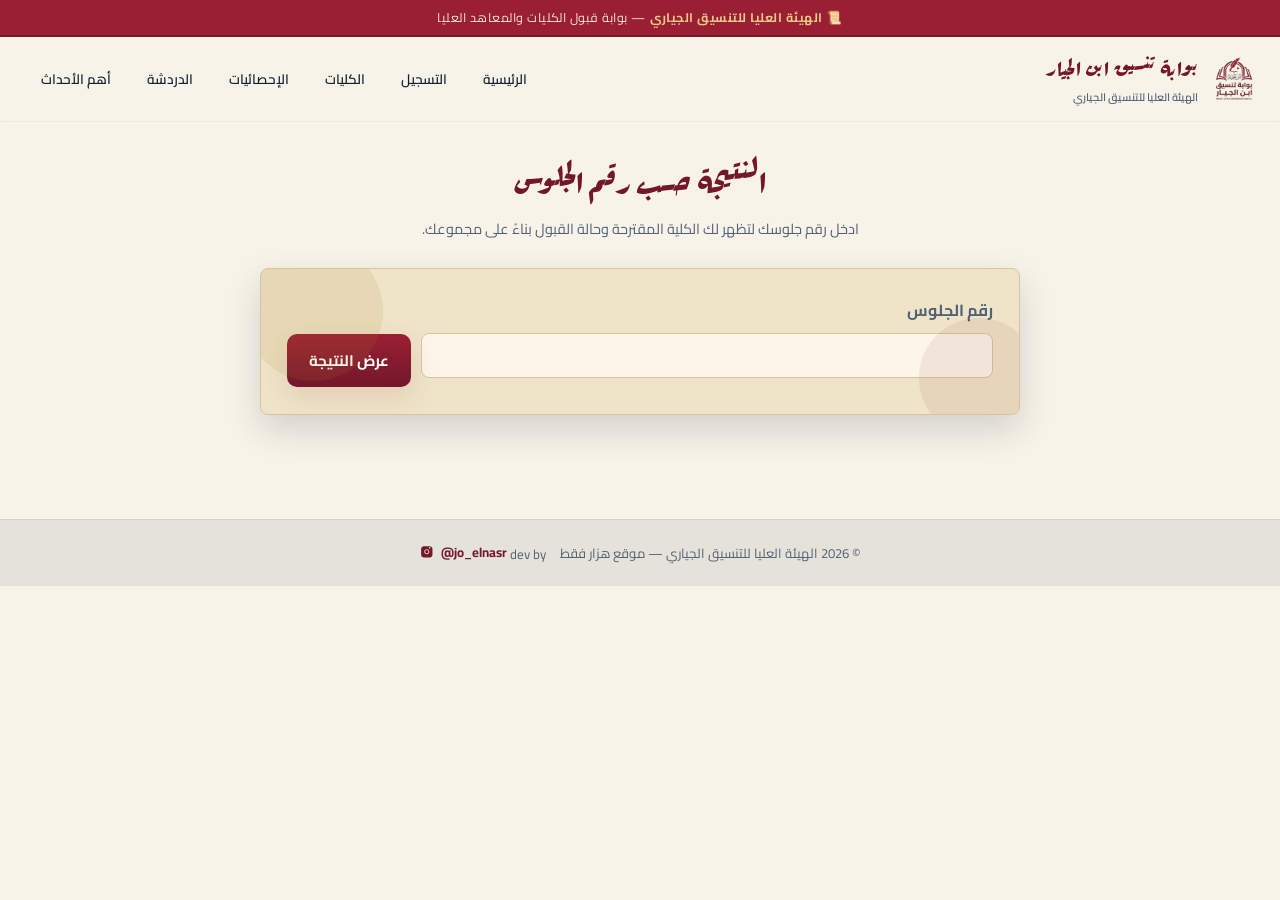
<file: result.html>
<!DOCTYPE html>
<html lang="ar" dir="rtl">
<head>
<meta charset="UTF-8">
<meta name="viewport" content="width=device-width, initial-scale=1.0">
<title>النتيجة - بوابة تنسيق ابن الجيار</title>
<link rel="preconnect" href="https://fonts.googleapis.com">
<link href="https://fonts.googleapis.com/css2?family=Rakkas&family=Aref+Ruqaa:wght@400;700&family=Cairo:wght@300;400;500;600;800&display=swap" rel="stylesheet">
<link rel="stylesheet" href="style.css">
<script src="app.js?v=3" defer></script>
<script>
    document.addEventListener('DOMContentLoaded', function(){
    const input = document.getElementById('res-seat');
    const btn = document.getElementById('res-check');
    const out = document.getElementById('res-out');
    function showMessage(html){ out.innerHTML = html; }
    function renderApplicant(app){
      const score = app.score;
      // find recommended: first eligible from applicant's choices, else best-fit eligible college
      let recommended = null;
      const order = app.order || [];
      for(const id of order){
        const c = COLLEGES[id]; if(c && c.minScore <= score){ recommended = c; break; }
      }
      if(!recommended){
        const eligibleAll = COLLEGES.filter(c=>c.minScore <= score).sort((a,b)=>b.minScore - a.minScore);
        if(eligibleAll.length) recommended = eligibleAll[0];
      }

      const choices = (app.order||[]).map((id,idx)=>{
        const c = COLLEGES[id];
        const ok = c && c.minScore <= score;
        return `<li>${idx+1}. ${c?c.name:'غير معروف'} <span class="uni">${c?c.uni:''}</span> — ${ok?'<strong class="ok">مناسب لمجموعك</strong>':'<span class="nok">أعلى من مجموعك</span>'}`;
      }).join('');

      // render recommended card and a hidden expandable list
      const recHtml = recommended ? `
        <div id="certificate" class="certificate">
          <div class="cert-border">
            <div class="cert-inner cert-inner-flex">
              <div class="cert-text-col">
                <h3 style="margin:0;color:var(--maroon-deep);font-family:var(--display);font-size:1.5rem;">نتيجة تنسيق الكلية</h3>
                <h2 class="cert-name" style="margin-top:12px;margin-bottom:8px;font-size:1.6rem;">${app.name}</h2>
                <p class="cert-present" style="margin:8px 0;color:var(--ink-soft);font-size:0.95rem;">الاسم: <strong>${app.name}</strong></p>
                <p class="cert-present" style="margin:8px 0;color:var(--ink-soft);font-size:0.95rem;">المجموع: <strong>${app.score}</strong></p>
                <p style="margin:12px 0 6px;color:var(--ink-soft);font-size:0.9rem;">الكلية المقترحة بناءً على مجموعك</p>
                <h3 class="cert-col" style="margin-top:4px;margin-bottom:4px;font-size:1.1rem;">${recommended.name}</h3>
                <p class="cert-uni" style="margin:0;font-size:0.9rem;">${recommended.uni}</p>
              </div>
              <div class="cert-seal-col">
                <div class="seal cert-seal-img">
                  <img src="photos/${recommended.id+1}.png" alt="لوجو الجامعة" style="width:100%;height:100%;object-fit:contain;padding:8px;" onerror="this.style.display='none'; this.parentElement.innerHTML='<svg width=\\'120\\' height=\\'120\\' viewBox=\\'0 0 100 100\\'><circle cx=\\'50\\' cy=\\'50\\' r=\\'46\\' fill=\\'none\\' stroke=\\'#c7952b\\' stroke-width=\\'3\\'/><text x=\\'50\\' y=\\'56\\' text-anchor=\\'middle\\' font-size=\\'20\\' fill=\\'#7c1f2b\\'>ع</text></svg>'" />
                </div>
                <div style="text-align:center;">
                  <div style="margin-bottom:8px;font-family:'Aref Ruqaa',serif;font-size:16px;color:var(--maroon-deep);font-weight:bold;font-style:italic;">تامر الجيار</div>
                  <div class="cert-sig-line"></div>
                  <div style="font-size:0.8rem;color:var(--ink-soft);">رئيس لجنة التنسيق</div>
                </div>
              </div>
            </div>
          </div>
        </div>
        <div class="cert-actions" style="margin-top:12px;display:flex;gap:10px;justify-content:center;">
          <button id="print-cert" class="primary">طباعة النتيجة</button>
          <button id="show-all" class="ghost">عرض الكليات المناسبة</button>
          <a href="register.html" class="ghost">تعديل/تسجيل جديد</a>
        </div>
      ` : `<div class="form-card"><p class="loading">لا توجد كلية مناسبة لمجموعك حتى الآن.</p></div>`;

      const eligibleNames = COLLEGES.filter(c=>c.minScore <= score).map(c=>`<li>${c.name} <span class="uni">${c.uni}</span> — الحد الأدنى: ${c.minScore}</li>`).join('');

      showMessage(`
        <div>
          <div class="form-card">
            <h3>نتيجة بحث رقم الجلوس: ${app.seat}</h3>
            <p>الاسم: <strong>${app.name}</strong> — المجموع: <strong>${app.score}</strong></p>
            ${recHtml}
            <div id="all-list" style="display:none;margin-top:14px;">
              <h4>الكليات المناسبة لمجموعك</h4>
              <ul>${eligibleNames}</ul>
            </div>
            <div style="text-align:center;margin-top:12px;"><a href="register.html" class="ghost">تعديل/تسجيل جديد</a></div>
          </div>
        </div>
      `);

      // attach toggle
      const btn = document.getElementById('show-all');
      if(btn){ btn.addEventListener('click', ()=>{
        const el = document.getElementById('all-list');
        if(!el) return;
        if(el.style.display === 'none'){ el.style.display = 'block'; btn.textContent = 'اخفاء القائمة'; }
        else { el.style.display = 'none'; btn.textContent = 'عرض الكليات المناسبة'; }
      }); }

      // print certificate handler
      const pbtn = document.getElementById('print-cert');
      if(pbtn){ pbtn.addEventListener('click', ()=>{
        // #certificate is isolated for printing via the @media print rule in style.css
        window.print();
      }); }
    }
    async function check(seat){
      if(!seat){ showMessage('<div class="loading">ادخل رقم الجلوس أولاً.</div>'); return; }
      showMessage('<div class="loading">جاري البحث...</div>');
      try{
        const r = await storageGet('applicant:'+seat);
        const data = r ? (typeof r === 'string' ? JSON.parse(r) : r) : null;
        if(!data){ showMessage('<div class="loading">مافيش نتيجة لرقم الجلوس ده.</div>'); return; }
        renderApplicant(data);
      }catch(e){ showMessage('<div class="loading">حصل خطأ أثناء البحث.</div>'); }
    }
    // check query param
    const params = new URLSearchParams(location.search);
    const q = params.get('seat');
    if(q){ input.value = q; check(q); }
    btn.addEventListener('click', ()=>check(input.value.trim()));
    input.addEventListener('keydown', e=>{ if(e.key==='Enter') check(input.value.trim()); });

    // print / save support: open print dialog for current result
    document.addEventListener('click', (e)=>{
      if(e.target && e.target.id==='print-result'){
        window.print();
      }
    });
  });
</script>
</head>
<body data-page="result">
<div class="ribbon">📜 <b>الهيئة العليا للتنسيق الجياري</b> — بوابة قبول الكليات والمعاهد العليا</div>
<header class="site">
  <div class="brand">
    <div class="seal-mini">
      <img src="logoel.png" alt="لوجو البوابة" style="width:100%;height:100%;object-fit:contain;">
    </div>
    <div>
      <h1>بوابة تنسيق ابن الجيار</h1>
      <span>الهيئة العليا للتنسيق الجياري</span>
    </div>
  </div>
  <nav class="pages">
    <a href="home.html" data-p="home">الرئيسية</a>
    <a href="register.html" data-p="register">التسجيل</a>
    <a href="colleges.html" data-p="colleges">الكليات</a>
    <a href="stats.html" data-p="stats">الإحصائيات</a>
    <a href="chat.html" data-p="chat">الدردشة</a>
    <a href="events.html" data-p="events">أهم الأحداث</a>
  </nav>
</header>
<main>
  <section class="page" id="page-result">
    <div class="section-head">
      <h2>النتيجة حسب رقم الجلوس</h2>
      <p>ادخل رقم جلوسك لتظهر لك الكلية المقترحة وحالة القبول بناءً على مجموعك.</p>
    </div>

    <div class="search-wrap">
      <div class="form-card search-card">
        <label for="res-seat" class="lbl">رقم الجلوس</label>
        <div style="display:flex;gap:10px;align-items:center;flex-wrap:wrap;">
          <input id="res-seat" class="search-box" style="flex:1;min-width:160px;" />
          <button id="res-check" class="primary">عرض النتيجة</button>
        </div>
      </div>
    </div>

    <div id="res-out" class="result-container"></div>
  </section>
</main>
<footer class="site">
  <div class="footer-inner">
    <span>© 2026 الهيئة العليا للتنسيق الجياري — موقع هزار فقط</span>
    <span>dev by <a href="https://www.instagram.com/jo_elnasr" target="_blank" rel="noreferrer noopener"><svg viewBox="0 0 24 24" aria-hidden="true" focusable="false"><path d="M7 2C4.238 2 2 4.238 2 7v10c0 2.762 2.238 5 5 5h10c2.762 0 5-2.238 5-5V7c0-2.762-2.238-5-5-5H7zm10 1.5c.828 0 1.5.672 1.5 1.5S17.828 6.5 17 6.5 15.5 5.828 15.5 5 16.172 3.5 17 3.5zM12 7.5c2.481 0 4.5 2.019 4.5 4.5S14.481 16.5 12 16.5 7.5 14.481 7.5 12 9.519 7.5 12 7.5zm0 1.5a3 3 0 100 6 3 3 0 000-6z"/></svg>@jo_elnasr</a></span>
  </div>
</footer>
<script>
  atOptions = {
    'key' : '3800fe7ab4d15a41b45fb63ee847b402',
    'format' : 'iframe',
    'height' : 300,
    'width' : 160,
    'params' : {}
  };
</script>
<script src="https://www.highperformanceformat.com/3800fe7ab4d15a41b45fb63ee847b402/invoke.js"></script>
</body>
</html>
</file>
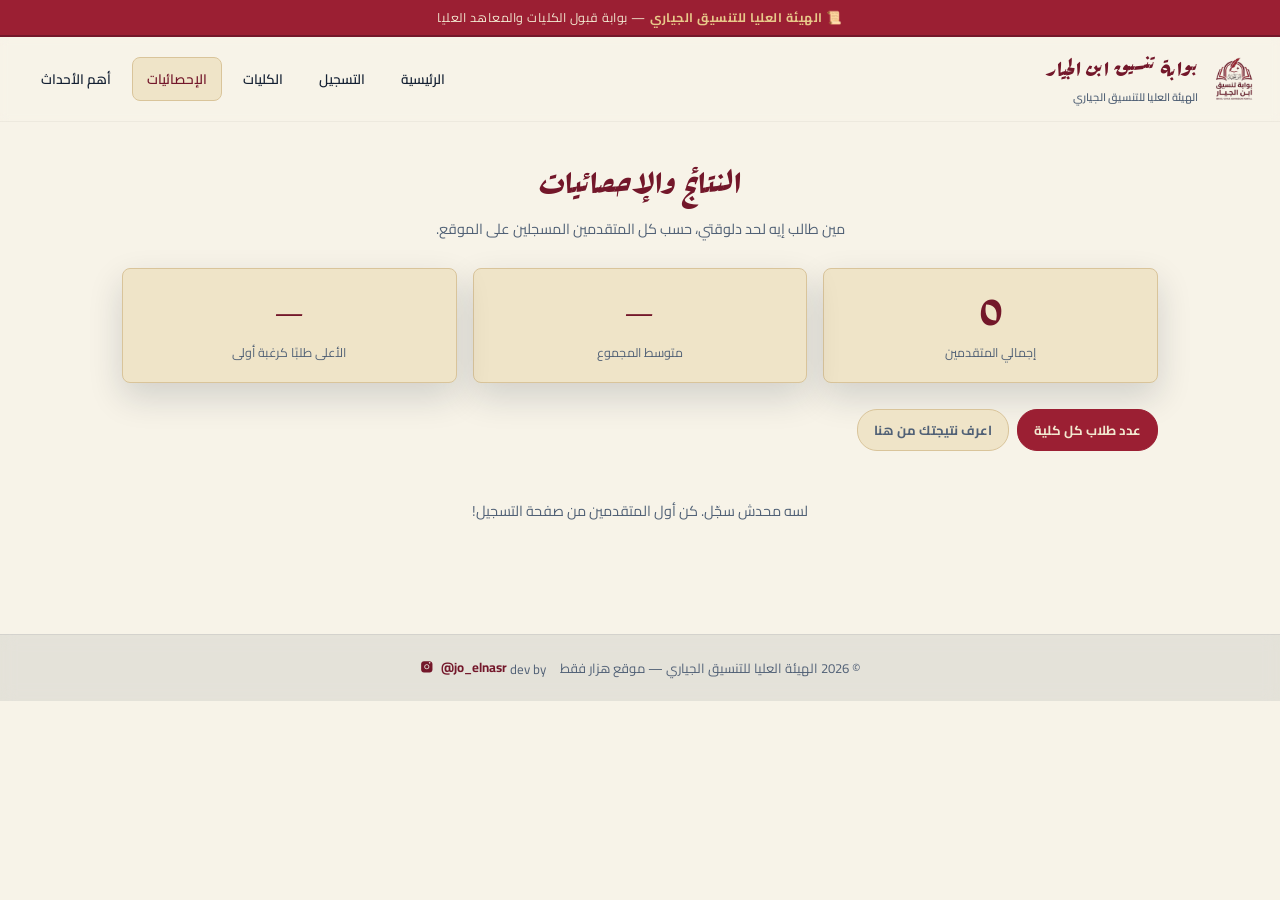
<file: stats.html>
<!DOCTYPE html>
<html lang="ar" dir="rtl">
<head>
<meta charset="UTF-8">
<meta name="viewport" content="width=device-width, initial-scale=1.0">
<title>الإحصائيات - بوابة تنسيق ابن الجياري</title>
<link rel="preconnect" href="https://fonts.googleapis.com">
<link href="https://fonts.googleapis.com/css2?family=Rakkas&family=Aref+Ruqaa:wght@400;700&family=Cairo:wght@300;400;500;600;800&display=swap" rel="stylesheet">
<link rel="stylesheet" href="style.css">
<script src="app.js" defer></script>
</head>
<body data-page="stats">
<div class="ribbon">📜 <b>الهيئة العليا للتنسيق الجياري</b> — بوابة قبول الكليات والمعاهد العليا</div></div>
<header class="site">
  <div class="brand">
    <div class="seal-mini">
      <img src="logoel.png" alt="لوجو البوابة" style="width:100%;height:100%;object-fit:contain;">
    </div>
    <div>
      <h1>بوابة تنسيق ابن الجيار</h1>
      <span>الهيئة العليا للتنسيق الجياري</span>
    </div>
  </div>
  <nav class="pages">
    <a href="home.html" data-p="home">الرئيسية</a>
    <a href="register.html" data-p="register">التسجيل</a>
    <a href="colleges.html" data-p="colleges">الكليات</a>
    <a href="stats.html" data-p="stats">الإحصائيات</a>
    <a href="events.html" data-p="events">أهم الأحداث</a>
  </nav>
</header>
<main>
  <section id="page-stats" class="page">
    <div class="section-head">
      <h2>النتائج والإحصائيات</h2>
      <p>مين طالب إيه لحد دلوقتي، حسب كل المتقدمين المسجلين على الموقع.</p>
    </div>
    <div class="stat-top">
      <div class="stat-box"><div class="n" id="stat-total">—</div><div class="l">إجمالي المتقدمين</div></div>
      <div class="stat-box"><div class="n" id="stat-avg">—</div><div class="l">متوسط المجموع</div></div>
      <div class="stat-box"><div class="n" id="stat-top-college">—</div><div class="l">الأعلى طلبًا كرغبة أولى</div></div>
    </div>
    <div class="tabs">
      <div class="tab active" id="tab-first">عدد طلاب كل كلية</div>
      <a href="result.html" class="tab" style="text-decoration:none;display:flex;align-items:center;justify-content:center;">اعرف نتيجتك من هنا</a>
    </div>
    <div id="stats-body"><div class="loading">جاري تحميل النتائج من السجلات الرسمية...</div></div>
  </section>
</main>
<footer class="site">
  <div class="footer-inner">
    <span>© 2026 الهيئة العليا للتنسيق الجياري — موقع هزار فقط</span>
    <span>dev by <a href="https://www.instagram.com/jo_elnasr" target="_blank" rel="noreferrer noopener"><svg viewBox="0 0 24 24" aria-hidden="true" focusable="false"><path d="M7 2C4.238 2 2 4.238 2 7v10c0 2.762 2.238 5 5 5h10c2.762 0 5-2.238 5-5V7c0-2.762-2.238-5-5-5H7zm10 1.5c.828 0 1.5.672 1.5 1.5S17.828 6.5 17 6.5 15.5 5.828 15.5 5 16.172 3.5 17 3.5zM12 7.5c2.481 0 4.5 2.019 4.5 4.5S14.481 16.5 12 16.5 7.5 14.481 7.5 12 9.519 7.5 12 7.5zm0 1.5a3 3 0 100 6 3 3 0 000-6z"/></svg>@jo_elnasr</a></span>
  </div>
</footer>
<script>
  atOptions = {
    'key' : '3800fe7ab4d15a41b45fb63ee847b402',
    'format' : 'iframe',
    'height' : 300,
    'width' : 160,
    'params' : {}
  };
</script>
<script src="https://www.highperformanceformat.com/3800fe7ab4d15a41b45fb63ee847b402/invoke.js"></script>
</body>
</html>
</file>
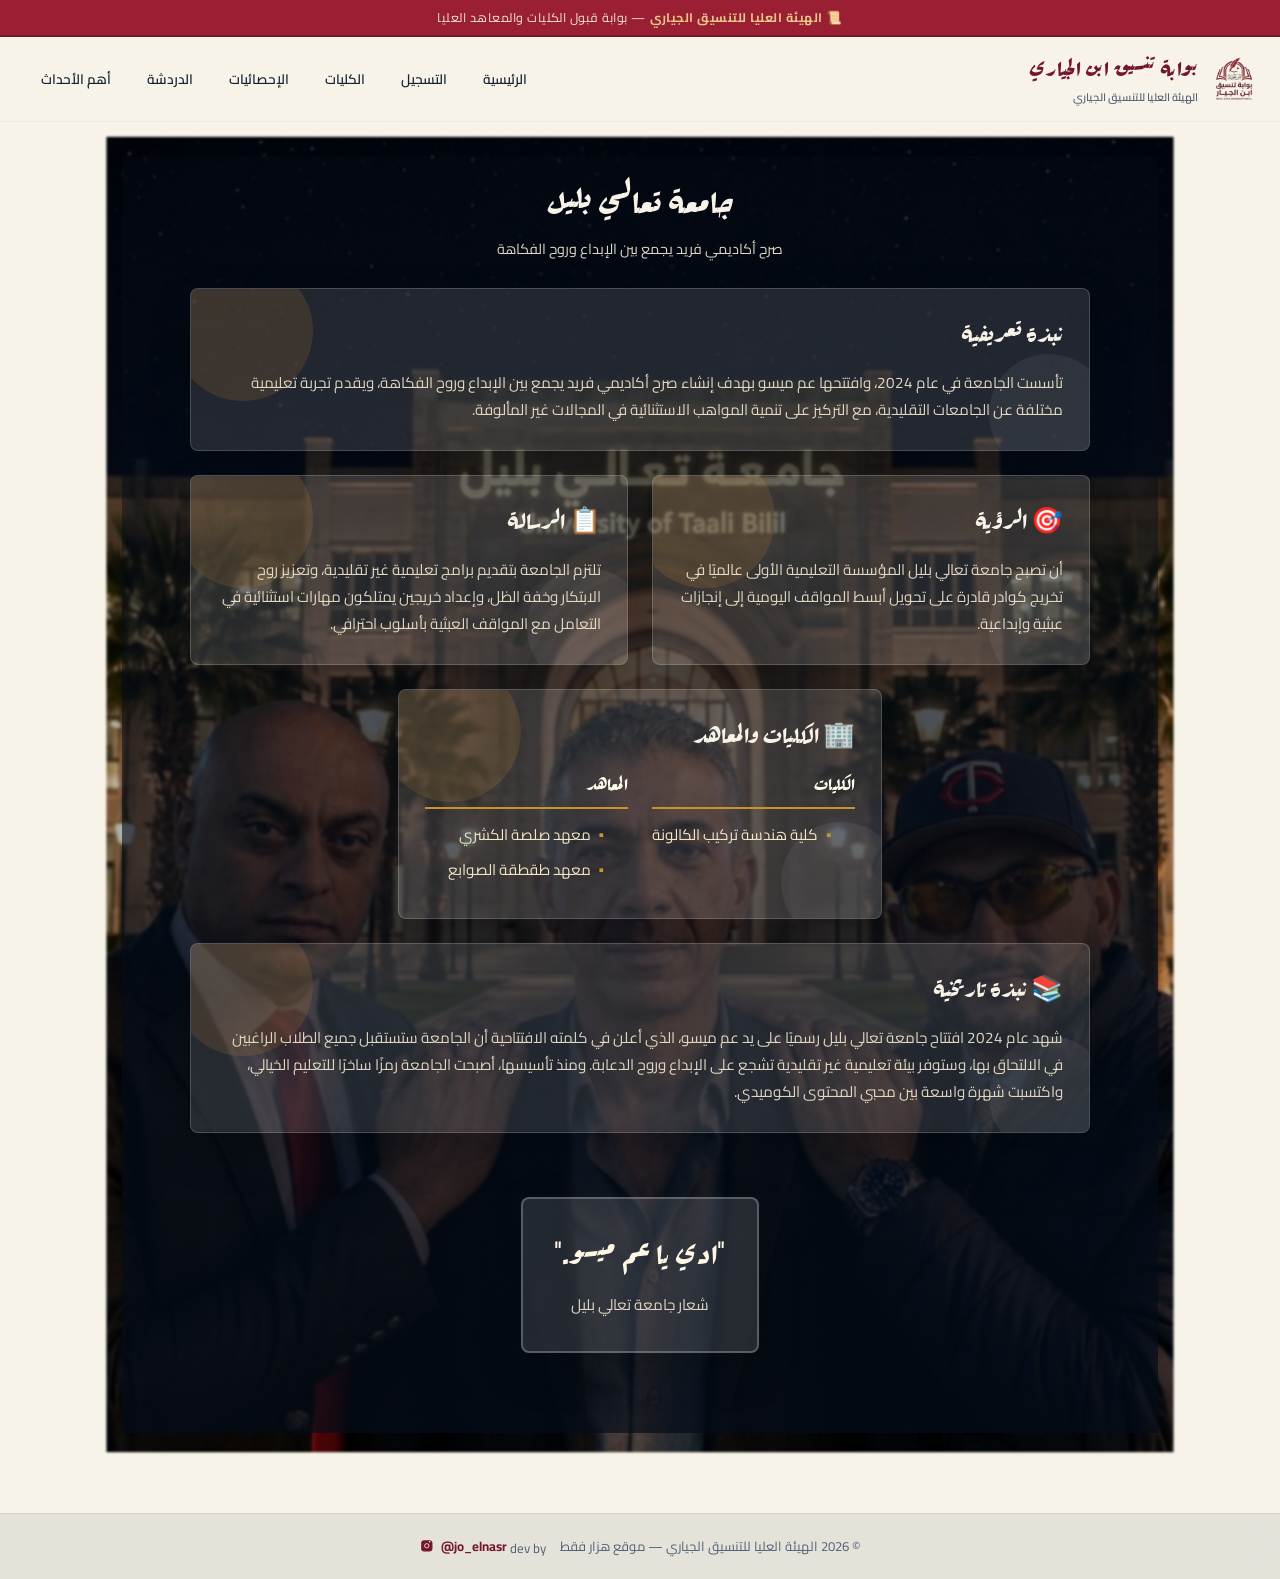
<file: university.html>
<!DOCTYPE html>
<html lang="ar" dir="rtl">
<head>
<meta charset="UTF-8">
<meta name="viewport" content="width=device-width, initial-scale=1.0">
<title>جامعة تعالي بليل - بوابة تنسيق ابن الجياري</title>
<link rel="preconnect" href="https://fonts.googleapis.com">
<link href="https://fonts.googleapis.com/css2?family=Rakkas&family=Aref+Ruqaa:wght@400;700&family=Cairo:wght@300;400;500;600;800&display=swap" rel="stylesheet">
<link rel="stylesheet" href="style.css">
<script src="app.js" defer></script>
</head>
<body data-page="university">
<div class="ribbon">📜 <b>الهيئة العليا للتنسيق الجياري</b> — بوابة قبول الكليات والمعاهد العليا</div>
<header class="site">
  <div class="brand">
    <div class="seal-mini">
      <img src="logoel.png" alt="لوجو البوابة" style="width:100%;height:100%;object-fit:contain;">
    </div>
    <div>
      <h1>بوابة تنسيق ابن الجياري</h1>
      <span>الهيئة العليا للتنسيق الجياري</span>
    </div>
  </div>
  <nav class="pages">
    <a href="home.html" data-p="home">الرئيسية</a>
    <a href="register.html" data-p="register">التسجيل</a>
    <a href="colleges.html" data-p="colleges">الكليات</a>
    <a href="stats.html" data-p="stats">الإحصائيات</a>
    <a href="chat.html" data-p="chat">الدردشة</a>
    <a href="events.html" data-p="events">أهم الأحداث</a>
  </nav>
</header>
<main>
  <section id="page-university" class="page">
    <div class="section-head">
      <h2>جامعة تعالي بليل</h2>
      <p>صرح أكاديمي فريد يجمع بين الإبداع وروح الفكاهة</p>
    </div>

    <!-- نبذة تعريفية -->
    <div class="uni-card">
      <h3>نبذة تعريفية</h3>
      <p>تأسست الجامعة في عام 2024، وافتتحها عم ميسو بهدف إنشاء صرح أكاديمي فريد يجمع بين الإبداع وروح الفكاهة، ويقدم تجربة تعليمية مختلفة عن الجامعات التقليدية، مع التركيز على تنمية المواهب الاستثنائية في المجالات غير المألوفة.</p>
    </div>

    <!-- الرؤية والرسالة -->
    <div class="uni-double">
      <div class="uni-card">
        <h3>🎯 الرؤية</h3>
        <p>أن تصبح جامعة تعالي بليل المؤسسة التعليمية الأولى عالميًا في تخريج كوادر قادرة على تحويل أبسط المواقف اليومية إلى إنجازات عبثية وإبداعية.</p>
      </div>
      <div class="uni-card">
        <h3>📋 الرسالة</h3>
        <p>تلتزم الجامعة بتقديم برامج تعليمية غير تقليدية، وتعزيز روح الابتكار وخفة الظل، وإعداد خريجين يمتلكون مهارات استثنائية في التعامل مع المواقف العبثية بأسلوب احترافي.</p>
      </div>
    </div>

    <!-- الكليات والمعاهد -->
    <div class="uni-card">
      <h3>🏢 الكليات والمعاهد</h3>
      <div class="uni-colleges">
        <div class="college-section">
          <h4>الكليات</h4>
          <ul>
            <li>كلية هندسة تركيب الكالونة</li>
          </ul>
        </div>
        <div class="college-section">
          <h4>المعاهد</h4>
          <ul>
            <li>معهد صلصة الكشري</li>
            <li>معهد طقطقة الصوابع</li>
          </ul>
        </div>
      </div>
    </div>

    <!-- نبذة تاريخية -->
    <div class="uni-card">
      <h3>📚 نبذة تاريخية</h3>
      <p>شهد عام 2024 افتتاح جامعة تعالي بليل رسميًا على يد عم ميسو، الذي أعلن في كلمته الافتتاحية أن الجامعة ستستقبل جميع الطلاب الراغبين في الالتحاق بها، وستوفر بيئة تعليمية غير تقليدية تشجع على الإبداع وروح الدعابة. ومنذ تأسيسها، أصبحت الجامعة رمزًا ساخرًا للتعليم الخيالي، واكتسبت شهرة واسعة بين محبي المحتوى الكوميدي.</p>
    </div>

    <!-- الشعار -->
    <div class="uni-motto">
      <p class="motto-text">"ادي يا عم ميسو."</p>
      <p class="motto-desc">شعار جامعة تعالي بليل</p>
    </div>

  </section>
</main>
<footer class="site">
  <div class="footer-inner">
    <span>© 2026 الهيئة العليا للتنسيق الجياري — موقع هزار فقط</span>
    <span>dev by <a href="https://www.instagram.com/jo_elnasr" target="_blank" rel="noreferrer noopener"><svg viewBox="0 0 24 24" aria-hidden="true" focusable="false"><path d="M7 2C4.238 2 2 4.238 2 7v10c0 2.762 2.238 5 5 5h10c2.762 0 5-2.238 5-5V7c0-2.762-2.238-5-5-5H7zm10 1.5c.828 0 1.5.672 1.5 1.5S17.828 6.5 17 6.5 15.5 5.828 15.5 5 16.172 3.5 17 3.5zM12 7.5c2.481 0 4.5 2.019 4.5 4.5S14.481 16.5 12 16.5 7.5 14.481 7.5 12 9.519 7.5 12 7.5zm0 1.5a3 3 0 100 6 3 3 0 000-6z"/></svg>@jo_elnasr</a></span>
  </div>
</footer>
<script>
  atOptions = {
    'key' : '3800fe7ab4d15a41b45fb63ee847b402',
    'format' : 'iframe',
    'height' : 300,
    'width' : 160,
    'params' : {}
  };
</script>
<script src="https://www.highperformanceformat.com/3800fe7ab4d15a41b45fb63ee847b402/invoke.js"></script>
</body>
</html>
</file>
<file: style.css>
:root{
  --paper:#f7f3e8;
  --paper-dark:#efe4c8;
  --paper-line:#d9c49a;
  --ink:#142033;
  --ink-soft:#516176;
  --maroon:#9b1f33;
  --maroon-deep:#73172a;
  --gold:#c7942a;
  --green:#2f6b55;
  --shadow: 0 14px 34px rgba(20,32,51,.16);
  --radius: 8px;
  --display: 'Rakkas', serif;
  --seal-font: 'Aref Ruqaa', serif;
}
*{box-sizing:border-box;}
html,body{margin:0;padding:0;}
body{
  font-family:'Cairo',sans-serif;
  color:var(--ink);
  background-color:var(--paper);
  min-height:100vh;
  position:relative;
  overflow-x:hidden;
}
#page-home{
  position:relative;
  z-index:1;
  min-height:calc(100vh - 120px);
  display:flex;
  flex-direction:column;
  justify-content:center;
  padding-top:20px;
  padding-bottom:40px;
}
#page-home::before{
  content:"";
  position:absolute;
  inset:0;
  background-image:url("taalaa.jpg");
  background-size:cover;
  background-position:center;
  filter:blur(5px) brightness(.45);
  transform:scale(1.03);
  z-index:0;
}
#page-home::after{
  content:"";
  position:absolute;
  inset:0;
  background:linear-gradient(180deg, rgba(4,12,24,.45), rgba(4,12,24,.82) 65%);
  z-index:1;
}
#page-home .hero,
#page-home .nav-grid,
#page-home .hero + .nav-grid{
  position:relative;
  z-index:2;
}
#page-home .hero{padding-top:60px; padding-bottom:24px;}
#page-home .hero h2{color:#f8f3e8;}
#page-home .hero p.sub{color:rgba(242,232,208,.92); max-width:680px;}
#page-home .hero .season{
  background:rgba(255,255,255,.12);
  border-color:rgba(255,255,255,.24);
  color:#f3e6c4;
}
#page-home .nav-card{
  background:rgba(255,255,255,.12);
  border-color:rgba(255,255,255,.18);
  box-shadow:0 18px 45px rgba(0,0,0,.18);
  color:#f3e6c4;
}
#page-home .nav-card:hover{
  background:rgba(255,255,255,.17);
  box-shadow:0 22px 58px rgba(0,0,0,.22);
}
#page-home .nav-card h3{color:#f8f3e8;}
#page-home .nav-card p{color:rgba(242,232,208,.88);}
#page-home .nav-card svg{color:#f8f3e8;}
/* ============ TOP RIBBON ============ */
.ribbon{
  position:relative; z-index:2;
  background:var(--maroon);
  color:#f2e8d0;
  text-align:center;
  font-size:.78rem;
  letter-spacing:.04em;
  padding:6px 10px;
  border-bottom:2px solid var(--maroon-deep);
}
.ribbon b{color:#e8c98a;}
/* ============ NAV ============ */
header.site{
  position:relative; z-index:2;
  display:flex; align-items:center; justify-content:space-between;
  padding:14px 26px;
  border-bottom:1px solid rgba(0,0,0,0.04);
  background:transparent; backdrop-filter: blur(4px);
  flex-wrap:wrap; gap:12px;
}
.brand{display:flex; align-items:center; gap:12px; cursor:pointer;}
.brand .seal-mini{width:44px;height:44px;flex:none;}
.brand h1{font-family:var(--display); font-weight:400; font-size:1.5rem; margin:0; color:var(--maroon-deep); letter-spacing:.02em;}
.brand span{display:block; font-size:.68rem; color:var(--ink-soft); font-weight:600;}
nav.pages{display:flex; gap:6px; flex-wrap:wrap;}
nav.pages a{
  font-family:'Cairo',sans-serif; font-weight:600; font-size:.85rem;
  color:var(--ink); text-decoration:none;
  padding:8px 14px; border:1px solid transparent; border-radius:var(--radius);
  transition:.2s;
}
nav.pages a:hover, nav.pages a.active{
  border-color:var(--paper-line);
  background:var(--paper-dark);
  color:var(--maroon-deep);
}
nav.pages a.admin-link{color:var(--green); font-size:.8rem;}
/* ============ PAGES ============ */
main{position:relative; z-index:2; max-width:1080px; margin:0 auto; padding:34px 22px 80px;}
.page{display:none; animation:fadeIn .45s ease;}
.page.active{display:block;}
@keyframes fadeIn{from{opacity:0; transform:translateY(8px);} to{opacity:1; transform:translateY(0);}}

/* ---- step indicator ---- */
.steps{display:flex; justify-content:center; gap:8px; margin-bottom:30px; flex-wrap:wrap;}
.step-pill{
  display:flex; align-items:center; gap:7px;
  font-size:.78rem; font-weight:700; color:var(--ink-soft);
  padding:7px 14px; border:1px solid var(--paper-line); border-radius:20px; background:var(--paper-dark);
}
.step-pill .dot{width:20px;height:20px;border-radius:50%;background:var(--paper-line);color:#fff;display:flex;align-items:center;justify-content:center;font-size:.7rem;flex:none;}
.step-pill.done{color:var(--green); border-color:var(--green);}
.step-pill.done .dot{background:var(--green);}
.step-pill.current{color:var(--maroon-deep); border-color:var(--maroon); background:#f4e6c8;}
.step-pill.current .dot{background:var(--maroon);}

/* ---- HOME ---- */
.hero{text-align:center; padding:30px 10px 10px;}
.seal{
  width:210px; height:210px; margin:0 auto 18px; position:relative;
  animation:stampIn .8s cubic-bezier(.2,1.4,.4,1) both;
  border-radius:50%;
  overflow:hidden;
  box-shadow:0 0 0 3px rgba(255,255,255,.18), 0 0 44px rgba(0,0,0,.32);
  border:1px solid rgba(255,255,255,.18);
  background:rgba(255,255,255,.06);
}
.seal::before{
  content:"";
  position:absolute;
  inset:-14px;
  border-radius:50%;
  background:radial-gradient(circle at center, rgba(255,160,50,.24), transparent 35%);
  filter:blur(22px);
  z-index:0;
}
.seal::after{
  content:"";
  position:absolute;
  inset:0;
  border-radius:50%;
  box-shadow:0 0 0 1px rgba(255,255,255,.12), inset 0 0 45px rgba(255,255,255,.12);
  pointer-events:none;
  z-index:1;
}
.seal:before,
.seal:after{
  transition:all .4s ease;
}
.seal:hover::before{
  filter:blur(28px);
  background:radial-gradient(circle at center, rgba(255,100,20,.3), transparent 40%);
}
.seal img{
  width:100%;
  height:100%;
  object-fit:cover;
  display:block;
  position:relative;
  z-index:1;
  transform:scale(1.03);
  transition:transform .7s ease;
  filter:contrast(1.05) saturate(1.05);
}
.seal:hover img{
  transform:scale(1.07);
}

@keyframes stampIn{
  0%{transform:scale(2.2) rotate(-18deg); opacity:0;}
  60%{transform:scale(.92) rotate(4deg); opacity:1;}
  100%{transform:scale(1) rotate(-6deg); opacity:1;}
}
.hero h2{font-family:var(--display); font-weight:400; font-size:2.7rem; margin:6px 0 4px; color:var(--maroon-deep); letter-spacing:.01em;}
.hero p.sub{color:var(--ink-soft); font-size:1rem; max-width:520px; margin:0 auto 6px;}
.hero .season{
  display:inline-block; margin-top:10px; font-size:.78rem; font-weight:700;
  color:var(--green); border:1px dashed var(--green); padding:4px 12px; border-radius:20px;
}
.nav-grid{
  display:grid; grid-template-columns:repeat(3,minmax(0,1fr)); gap:18px; margin-top:38px;
}
.nav-card{width:100%;}
.full-width{grid-column:1 / -1;}
.nav-card{
  background:#fff;
  border:1px solid rgba(15,20,30,0.04);
  border-radius:12px;
  padding:20px 18px;
  text-align:right;
  text-decoration:none;
  color:var(--ink);
  position:relative;
  box-shadow:0 8px 22px rgba(20,32,51,0.06);
  transition:transform .18s, box-shadow .18s;
  overflow:hidden;
}
.nav-card::before{
  content:""; position:absolute; top:-8px; right:24px; width:16px; height:16px;
  background:var(--paper); border-radius:50%; border:1px solid var(--paper-line);
}
.nav-card::after{
  content:""; position:absolute; bottom:-8px; right:24px; width:16px; height:16px;
  background:var(--paper); border-radius:50%; border:1px solid var(--paper-line);
}
.nav-card:hover{transform:translateY(-6px); box-shadow:0 18px 40px rgba(20,32,51,0.08);}
.nav-card svg{width:34px; height:34px; color:var(--maroon); margin-bottom:12px;}
.nav-card h3{font-family:var(--display); font-weight:400; font-size:1.4rem; margin:0 0 6px; color:var(--maroon-deep);}
.nav-card p{margin:0; font-size:.82rem; color:var(--ink-soft); line-height:1.6;}
.nav-card.admin-card svg{color:var(--green);}
.nav-card.admin-card h3{color:var(--green);}

/* ---- SECTION HEADERS ---- */
.section-head{text-align:center; margin-bottom:26px;}
.section-head h2{font-family:var(--display); font-weight:400; font-size:2.2rem; color:var(--maroon-deep); margin:0 0 6px;}
.section-head p{color:var(--ink-soft); font-size:.9rem; margin:0;}
#page-university .section-head h2{color:#f8f3e8;}
#page-university .section-head p{color:rgba(242,232,208,.92);}

/* ---- REGISTER PAGE ---- */
.register-shell{max-width:760px; margin:0 auto;}
.register-hero{
  display:flex; align-items:center; gap:14px;
  background:linear-gradient(135deg, rgba(124,31,43,.95), rgba(169,129,47,.92));
  color:#f8f3e8; border-radius:var(--radius); padding:18px 20px; margin-bottom:18px;
  box-shadow:var(--shadow);
}
.register-badge{width:48px; height:48px; border-radius:50%; background:rgba(255,255,255,.18); display:grid; place-items:center; font-size:1.35rem; flex:none;}
.register-hero h3{font-family:var(--display); margin:0 0 4px; font-size:1.2rem; color:#fff7e6;}
.register-hero p{margin:0; font-size:.86rem; color:rgba(248,243,232,.92); line-height:1.7;}

/* ---- FORM (register step 1) ---- */
.form-card{
  background:var(--paper-dark); border:1px solid var(--paper-line); border-radius:var(--radius);
  padding:26px; box-shadow:var(--shadow); margin-bottom:24px; max-width:760px; margin-left:auto; margin-right:auto;
  position:relative; overflow:hidden;
}
.form-card::before{
  content:""; position:absolute; top:-28px; left:-18px; width:140px; height:140px;
  border-radius:50%; background:rgba(169,129,47,.12); pointer-events:none;
}
.form-card::after{
  content:""; position:absolute; bottom:-24px; right:-20px; width:120px; height:120px;
  border-radius:50%; background:rgba(124,31,43,.08); pointer-events:none;
}
.form-row{display:grid; grid-template-columns:repeat(3,minmax(0,1fr)); gap:14px; position:relative; z-index:1;}
.field label{display:block; font-size:.8rem; font-weight:700; margin-bottom:6px; color:var(--ink-soft);}
.field input{
  width:100%; padding:12px 13px; border:1px solid var(--paper-line); border-radius:var(--radius);
  background:#fbf6e8; font-family:'Cairo',sans-serif; font-size:1rem; color:var(--ink);
  transition:border-color .2s, box-shadow .2s;
}
.field input:focus{outline:none; border-color:var(--gold); box-shadow:0 0 0 3px rgba(169,129,47,.16);} 
.field.err input{border-color:var(--maroon);}
.field .msg{font-size:.72rem; margin-top:5px; color:var(--maroon); min-height:14px;}
.step1-submit{display:flex; justify-content:center; margin-top:20px; position:relative; z-index:1;}

@media(max-width:780px){
  .form-row{grid-template-columns:1fr;}
  .register-hero{flex-direction:column; align-items:flex-start;}
}

.rank-wrap{display:grid; grid-template-columns:1fr 1fr; gap:18px; margin-top:8px;}
@media(max-width:780px){.rank-wrap{grid-template-columns:1fr;}}
@media(max-width:780px){
  .nav-grid{grid-template-columns:1fr 1fr; gap:12px;}
}
@media(max-width:520px){
  .nav-grid{grid-template-columns:1fr;}
  .chat-page-head{flex-direction:column; align-items:flex-start;}
  .chat-login-bar{flex-direction:column;}
  header.site{padding:12px 16px;}
  main{padding:22px 14px 60px;}
}

.chat-page-card{
  max-width:920px; margin:0 auto; background:linear-gradient(180deg, #fffdf8 0%, #fdf5e8 100%);
  border:1px solid rgba(199,148,42,.22); border-radius:22px; box-shadow:0 18px 40px rgba(20,32,51,.12);
  overflow:hidden;
}
.chat-page-head{
  display:flex; justify-content:space-between; align-items:center; gap:12px; padding:18px 20px;
  background:linear-gradient(135deg, rgba(124,31,43,.98), rgba(169,129,47,.95)); color:#fff;
}
.chat-page-head strong{display:block; font-size:1.05rem;}
.chat-page-head p{margin:4px 0 0; font-size:.84rem; color:rgba(255,255,255,.9);}
.chat-login-bar{display:flex; gap:8px; padding:14px 16px; border-bottom:1px solid rgba(199,148,42,.18); background:#fdf8eb;}
.chat-login-bar input{flex:1; border:1px solid rgba(199,148,42,.25); background:#fff;}
.chat-login-btn{border:none; border-radius:10px; background:var(--maroon); color:#fff; padding:10px 14px; cursor:pointer; font-weight:700;}
.chat-user-badge{padding:12px 16px; background:#f7efe1; color:var(--ink-soft); border-bottom:1px solid rgba(199,148,42,.18); font-size:.84rem;}
.chat-user-badge strong{color:var(--maroon-deep);}
.chat-page-messages{
  max-height:460px; overflow:auto; padding:16px; background:linear-gradient(180deg, #fcf8ef 0%, #f7eee0 100%);
  display:flex; flex-direction:column; gap:10px;
}
.chat-page-form{padding:16px; border-top:1px solid rgba(199,148,42,.18); background:#fffdf8; display:flex; flex-direction:column; gap:8px;}
.chat-reply-preview{
  background:rgba(255,250,236,.95);
  border:1px solid rgba(224,182,34,.3);
  border-radius:14px;
  padding:12px 14px;
  margin:0 16px 10px;
  color:var(--ink);
}
.chat-reply-preview-header{
  display:flex;
  justify-content:space-between;
  align-items:center;
  gap:10px;
  margin-bottom:6px;
  font-weight:800;
  color:#7d5503;
}
.chat-reply-preview-body{
  font-size:.9rem;
  color:var(--ink-soft);
  line-height:1.5;
  padding:8px 10px;
  background:rgba(255,255,255,.85);
  border-radius:12px;
}
.chat-reply-cancel{
  border:none;
  background:rgba(199,148,42,.12);
  color:#7a4b00;
  padding:6px 10px;
  border-radius:999px;
  font-size:.82rem;
  font-weight:700;
  cursor:pointer;
  margin-left:auto;
}
.chat-reply-cancel:hover{background:rgba(199,148,42,.22);}
.chat-reply-btn{
  border:none;
  background:rgba(237,232,185,.9);
  color:#7d5503;
  padding:6px 10px;
  border-radius:999px;
  font-size:.82rem;
  font-weight:700;
  cursor:pointer;
  transition:transform .2s, background .2s;
}
.chat-reply-btn:hover{background:rgba(237,232,185,1); transform:translateY(-1px);}
.chat-message-reply{
  padding:10px 12px;
  margin-bottom:10px;
  border-left:3px solid #d9c49a;
  background:rgba(255,255,255,.85);
  border-radius:12px;
}
.chat-message-reply strong{display:block; margin-bottom:4px; font-size:.88rem; color:#7d5503;}
.chat-message-reply span{color:var(--ink-soft); font-size:.86rem; line-height:1.6;}
.chat-bubble{
  background:#fff; border:1px solid rgba(199,148,42,.18); border-radius:14px; padding:12px 13px;
  box-shadow:0 8px 18px rgba(20,32,51,.05);
}
.chat-bubble{
  background:#fff; border:1px solid rgba(199,148,42,.18); border-radius:14px; padding:12px 13px;
  box-shadow:0 8px 18px rgba(20,32,51,.05);
  position:relative;
  max-width:760px;
  width:min(100%,760px);
  margin:0 auto;
  word-break:break-word;
}
.chat-bubble-admin{
  background:linear-gradient(135deg, #fff9d9 0%, #fce49f 100%);
  border:1px solid #d8a93a;
  box-shadow:0 10px 22px rgba(199,148,42,.18);
  overflow:hidden;
}
.chat-bubble-moderator{
  background:linear-gradient(145deg, #f4f4f7 0%, #e6e8ee 100%);
  border:1px solid rgba(156,159,175,.35);
  box-shadow:0 10px 20px rgba(17,24,39,.08);
}
.chat-moderator-badge{
  display:inline-block; margin-right:6px; padding:2px 8px; border-radius:999px;
  background:linear-gradient(135deg, #d9dbe3, #f5f6fa);
  color:#4e5463; font-weight:800; font-size:.72rem;
  box-shadow:0 2px 10px rgba(15,23,42,.08);
}
.chat-moderator-btn{
  border:none; background:rgba(120,130,156,.12); color:#293042; padding:6px 10px; border-radius:999px;
  font-size:.78rem; font-weight:700; cursor:pointer; transition:transform .2s, background .2s;
}
.chat-moderator-btn:hover{background:rgba(120,130,156,.18); transform:translateY(-1px);}
.chat-deleting .chat-bubble{
  animation:chat-delete-flash .25s ease-in-out;
}
@keyframes chat-delete-flash{
  0%{opacity:1; transform:scale(1);}
  50%{opacity:.4; transform:scale(.98);}
  100%{opacity:1; transform:scale(1);}
}
.chat-bubble-pinned{
  border-color:#e0b622;
  box-shadow:0 14px 26px rgba(232,176,37,.22);
  background:linear-gradient(145deg, #fff8e2 0%, #fff1c4 100%);
}
#chat-pinned-message{
  padding:16px 16px 0 16px;
  margin-bottom:10px;
  background:linear-gradient(180deg, rgba(255,250,236,.95), rgba(255,245,217,.95));
  border-bottom:1px solid rgba(224,182,34,.3);
}
#chat-pinned-message .chat-pinned-heading{
  display:flex;
  align-items:center;
  justify-content:space-between;
  gap:10px;
  padding-bottom:10px;
  margin-bottom:6px;
  border-bottom:1px solid rgba(224,182,34,.22);
}
#chat-pinned-message .chat-pinned-label{
  color:#7d5503;
  font-weight:800;
  font-size:.9rem;
}
.chat-pin-icon{
  display:flex; align-items:center; justify-content:center; width:34px; height:34px; font-size:1.2rem; margin-right:10px; background:rgba(255,255,255,.95); border-radius:50%; box-shadow:0 4px 10px rgba(0,0,0,.08);
}
.chat-meta-time{display:flex; flex-direction:column; align-items:flex-end; gap:2px; text-align:right;}
.chat-time{font-weight:800; color:var(--ink);}
.chat-date{font-size:.72rem; color:var(--ink-soft);}
.chat-bubble-admin::before{
  content:"";
  position:absolute; inset:0;
  background:linear-gradient(90deg, transparent, rgba(255,255,255,.55), transparent);
  transform:translateX(-100%);
  animation:shine 2.4s infinite;
}
.chat-pin-badge{
  display:inline-block; margin:10px 0 0; padding:6px 8px; border-radius:999px;
  background:rgba(232,176,37,.12); color:#7d5503; font-size:.78rem; font-weight:800;
}
.chat-admin-badge{
  display:inline-block; margin-right:6px; padding:2px 8px; border-radius:999px;
  background:linear-gradient(135deg, #d4af37, #fff3b0);
  color:#7a4b00; font-weight:800; font-size:.72rem;
  box-shadow:0 4px 10px rgba(212,175,55,.25);
}
.admin-badge{
  color:#ffd700; font-weight:900; text-shadow:0 0 12px rgba(255,215,0,.85); letter-spacing:.08em;
  text-transform:uppercase; display:inline-flex; align-items:center; gap:4px;
}
.chat-meta{display:flex; justify-content:space-between; gap:10px; font-size:.76rem; color:var(--ink-soft); margin-bottom:6px; align-items:flex-start;}
.chat-meta > div{display:flex; flex-direction:column; gap:2px;}
.chat-meta-actions{display:flex; align-items:center; gap:8px;}
.chat-delete-btn{border:none; background:rgba(212,175,55,.1); color:#5a3700; padding:6px 10px; border-radius:999px; font-size:.78rem; font-weight:700; cursor:pointer; transition:transform .2s, background .2s;}
.chat-delete-btn:hover{background:rgba(212,175,55,.22); transform:translateY(-1px);}
.chat-pin-btn{border:none; background:rgba(255,255,255,.92); color:#7a4b00; padding:6px 10px; border-radius:999px; font-size:.78rem; font-weight:700; cursor:pointer; box-shadow:0 2px 8px rgba(212,175,55,.18); transition:transform .2s, background .2s;}
.chat-pin-btn:hover{background:rgba(255,255,255,1); transform:translateY(-1px);}
.chat-react-btn{border:1px solid rgba(199,148,42,.3); background:rgba(255,255,255,.94); color:#3c2e1f; padding:6px 10px; border-radius:999px; font-size:.88rem; font-weight:700; cursor:pointer; margin-right:6px; box-shadow:0 1px 4px rgba(90,55,0,.08); transition:background .2s, transform .2s, border-color .2s;}
.chat-react-btn:hover{background:rgba(255,255,255,1); transform:translateY(-1px); border-color:rgba(199,148,42,.6);}
.chat-react-btn.reacted{background:linear-gradient(135deg, #fff7d1, #fff2b3); color:#7a4b00;}
.chat-reaction-row{margin-top:12px; display:flex; flex-wrap:wrap; gap:8px; background:rgba(255,255,255,.95); padding:10px 12px; border-radius:14px; border:1px solid rgba(199,148,42,.16);}
.chat-reaction-summary{margin-top:10px; display:flex; gap:8px; flex-wrap:wrap;}
.chat-reaction-summary-item{background:rgba(255,255,255,.9); border:1px solid rgba(199,148,42,.16); border-radius:999px; padding:6px 10px; font-size:.82rem; color:#7a4b00;}
.chat-reaction-toggle{border:none; background:rgba(255,255,255,.92); color:#7a4b00; width:34px; height:34px; border-radius:50%; font-size:1.05rem; cursor:pointer; display:flex; align-items:center; justify-content:center; box-shadow:0 3px 8px rgba(20,32,51,.12); transition:transform .2s, background .2s;}
.chat-reaction-toggle:hover{transform:translateY(-1px); background:rgba(255,255,255,1);}
.chat-react-btn{border:1px solid rgba(199,148,42,.3); background:rgba(255,255,255,.94); color:#3c2e1f; padding:6px 10px; border-radius:999px; font-size:.88rem; font-weight:700; cursor:pointer; margin-right:6px; box-shadow:0 1px 4px rgba(90,55,0,.08); transition:background .2s, transform .2s, border-color .2s;}
.chat-react-btn:hover{background:rgba(255,255,255,1); transform:translateY(-1px); border-color:rgba(199,148,42,.6);}
.chat-react-btn.reacted{background:linear-gradient(135deg, #fff7d1, #fff2b3); color:#7a4b00;}
.chat-college{font-size:.74rem; color:var(--green); font-weight:700;}
.chat-message-text{font-size:.95rem; color:var(--ink); line-height:1.7;}
.chat-empty{font-size:.9rem; color:var(--ink-soft); text-align:center; padding:12px 0;}
@keyframes shine{0%{transform:translateX(-100%);} 100%{transform:translateX(100%);}}
.panel{background:var(--paper-dark); border:1px solid var(--paper-line); border-radius:var(--radius); padding:16px; box-shadow:var(--shadow);}
.panel h4{font-family:var(--display); font-weight:400; margin:0 0 10px; color:var(--maroon-deep); font-size:1.3rem;}
.search-box{width:100%; padding:9px 10px; border:1px solid var(--paper-line); border-radius:var(--radius); background:#fbf6e8; margin-bottom:10px; font-family:'Cairo',sans-serif;}
.list-scroll{max-height:420px; overflow-y:auto; padding-left:4px;}
.avail-item, .rank-item{
  display:flex; align-items:center; gap:8px;
  background:#fbf6e8; border:1px solid var(--paper-line); border-radius:var(--radius);
  padding:9px 10px; margin-bottom:7px; font-size:.83rem;
}
.avail-item{cursor:pointer; transition:.15s;}
.avail-item:hover{background:#f4e9c9; border-color:var(--gold);}
.avail-item .name{flex:1;}
.avail-item .uni, .rank-item .uni{color:var(--ink-soft); font-size:.72rem; display:block;}
.avail-item .plus{color:var(--green); font-weight:800; font-size:1.1rem;}
.rank-item{cursor:default;}
.rank-item .handle{color:var(--gold); font-weight:800; letter-spacing:0; cursor:pointer; display:inline-block; width:22px; text-align:center; font-size:1.05rem;}
.rank-item .handle:hover{transform:translateY(-2px);}
.rank-item .badge{
  width:24px; height:24px; border-radius:50%; background:var(--maroon); color:#f2e8d0;
  display:flex; align-items:center; justify-content:center; font-size:.72rem; font-weight:800; flex:none;
}
.rank-item .rm{color:var(--maroon); cursor:pointer; font-weight:900; padding:2px 6px;}
.rank-item.sortable-ghost{opacity:.35;}
.empty-note{color:var(--ink-soft); font-size:.8rem; text-align:center; padding:18px 4px;}

.submit-bar{display:flex; align-items:center; justify-content:space-between; gap:14px; margin-top:20px; flex-wrap:wrap;}
.count-note{font-size:.8rem; color:var(--ink-soft);}
button.primary{
  background:linear-gradient(180deg,var(--maroon),var(--maroon-deep)); color:#fff; border:none; padding:12px 22px; border-radius:10px;
  font-family:'Cairo',sans-serif; font-weight:700; font-size:.95rem; cursor:pointer; box-shadow:0 10px 28px rgba(124,31,43,0.12);
  transition:transform .14s, box-shadow .14s;
}
button.primary:hover{transform:translateY(-2px); box-shadow:0 12px 34px rgba(124,31,43,0.14);}
button.primary:disabled{background:#ab9c86; cursor:not-allowed; box-shadow:none;}
button.ghost{
  background:transparent; color:var(--maroon-deep); border:1px solid rgba(124,31,43,0.08); padding:10px 18px; border-radius:10px;
  font-family:'Cairo',sans-serif; font-weight:700; font-size:.88rem; cursor:pointer;
}
button.ghost:hover{background:rgba(124,31,43,0.04); border-color:rgba(124,31,43,0.12);}

/* ---- confirm / receipt page ---- */
.receipt{
  background:#fbf6e8; border:2px dashed var(--maroon); border-radius:var(--radius); padding:30px; text-align:center;
  max-width:560px; margin:0 auto; position:relative; overflow:hidden;
}

/* Result page enhancements */
.result-card{display:flex;gap:18px;align-items:center;padding:16px;border-radius:12px;background:linear-gradient(90deg, rgba(255,255,255,0.04), rgba(255,255,255,0.02));border:1px solid rgba(255,255,255,0.04);box-shadow:0 12px 30px rgba(0,0,0,.28);}
.result-card .rec-left{flex:0 0 320px;background:linear-gradient(180deg,rgba(124,31,43,.9),rgba(169,129,47,.9));color:#fff;padding:16px;border-radius:10px;}
.result-card .rec-badge{background:rgba(255,255,255,.12);display:inline-block;padding:6px 10px;border-radius:20px;font-weight:800;margin-bottom:8px;color:#ffe;}
.result-card .rec-name{margin:8px 0 6px;font-size:1.15rem;font-family:var(--display);}
.result-card .rec-uni{font-size:.9rem;opacity:.95;margin-bottom:6px;color:#fffde6}
.result-card .rec-min{font-size:.82rem;color:rgba(255,255,255,.85)}
.result-card .rec-right{flex:1;padding:6px 6px}
.result-card .rec-note{margin:6px 0 10px;color:var(--ink-soft)}
.result-card .rec-actions{display:flex;gap:10px;align-items:center}
.rec-actions .ghost{background:transparent;border:1px solid rgba(255,255,255,.12);color:#fff}
.ok{color:var(--green);font-weight:700}
.nok{color:var(--maroon);font-weight:700}

/* result page layout */
.search-wrap{max-width:900px;margin:0 auto 18px;padding:0 14px}
.result-container{max-width:920px;margin:20px auto;padding:0 14px}
.search-card .lbl{display:block;font-weight:700;color:var(--ink-soft);margin-bottom:8px}
.hint{font-size:.78rem;color:var(--ink-soft);margin-top:8px}
.result-card .rec-left{display:flex;flex-direction:column;justify-content:center}
.rec-name{font-size:1.2rem}
.rec-actions .ghost{border-color:rgba(0,0,0,0.06);color:var(--maroon-deep);background:transparent}
.rec-actions .ghost:hover{background:rgba(0,0,0,0.04)}

@media(max-width:720px){
  .result-card{flex-direction:column;align-items:stretch}
  .result-card .rec-left{flex:auto}
}

/* Certificate styles */
.certificate{display:flex;justify-content:center;padding:18px}
.cert-border{
  border:6px solid rgba(199,149,67,0.9); /* subtle gold edge */
  border-radius:12px;
  padding:22px;
  background: #fffefb;
  box-shadow: 0 8px 24px rgba(10,18,30,0.12);
  max-width:1200px; width:100%;
}
.cert-inner{
  padding:36px; border-radius:8px; position:relative; overflow:hidden;
  background: linear-gradient(180deg, rgba(255,255,255,1), rgba(250,248,243,1));
  border: 1px solid rgba(0,0,0,0.03);
}
.cert-inner-flex{display:flex; gap:32px; align-items:center;}
.cert-text-col{flex:1; min-width:0;}
.cert-seal-col{display:flex; flex-direction:column; align-items:center; gap:16px; flex:none;}
.cert-seal-img{width:160px; height:160px; margin:0;}
.cert-sig-line{width:140px; border-top:2px solid rgba(0,0,0,0.18); margin-bottom:6px; margin-inline:auto;}
@media(max-width:700px){
  .form-card{padding:14px;}
  .certificate{padding:8px;}
  .cert-border{padding:8px;}
  .cert-inner{padding:14px;}
  .cert-inner-flex{flex-direction:column; gap:12px; text-align:center;}
  .cert-text-col{text-align:center;}
  .cert-name{font-size:1.25rem !important;}
  .cert-seal-col{flex-direction:row; justify-content:center; gap:14px; width:100%;}
  .cert-seal-img{width:64px; height:64px;}
  .cert-sig-line{width:80px; margin-inline:0;}
}
.cert-inner::before{
  content:"";
  position:absolute; right:10px; top:8px; width:260px; height:260px; opacity:.06;
  background-image: radial-gradient(circle at 50% 50%, rgba(124,31,43,0.06), transparent 30%);
  transform:rotate(-18deg);
}
.college-logo{width:92px;height:92px;object-fit:contain;border-radius:50%;border:1px solid rgba(0,0,0,0.04);background:#fff;padding:6px;box-shadow:0 6px 18px rgba(20,32,51,0.06);flex:none}
.cert-head{text-align:center;font-family:var(--seal-font);font-size:1.9rem;color:var(--maroon-deep);letter-spacing:.04em;margin-bottom:6px}
.cert-present{text-align:center;color:var(--ink-soft);margin-top:8px;margin-bottom:6px}
.cert-name{text-align:center;font-family:var(--display);font-size:1.9rem;margin:6px 0;color:var(--maroon-deep);letter-spacing:.02em}
.cert-col{text-align:center;font-size:1.05rem;color:var(--maroon);margin:6px 0}
.cert-uni{text-align:center;color:var(--ink-soft);margin-bottom:10px}
.cert-footer{display:flex;justify-content:space-between;align-items:center;margin-top:22px}
.sig-line{width:220px;border-top:2px solid rgba(0,0,0,0.18);margin-bottom:6px}
.sig-name{font-size:.82rem;color:var(--ink-soft);text-align:center}
.seal{opacity:0.95}
.cert-actions .ghost{border-color:var(--paper-line);}

@media print{
  body *{visibility:hidden}
  #certificate, #certificate *{visibility:visible}
  #certificate{position:fixed;left:0;top:0;right:0;margin:0 auto}
}

.receipt .stamp{width:120px; height:120px; margin:0 auto 10px; animation:stampIn .7s cubic-bezier(.2,1.4,.4,1) both;}
.receipt h3{font-family:var(--display); font-weight:400; color:var(--maroon-deep); margin:2px 0 14px; font-size:1.7rem;}
.receipt ol{text-align:right; max-width:440px; margin:0 auto; padding-right:22px; font-size:.9rem; line-height:2;}
.receipt .rid{font-size:.78rem; color:var(--ink-soft); margin-top:16px; border-top:1px dashed var(--paper-line); padding-top:12px;}
.receipt .home-btn{margin-top:20px;}

/* ---- COLLEGES DIRECTORY ---- */
.college-directory-shell{display:grid; grid-template-columns:1.2fr 0.8fr; gap:18px; align-items:start;}
.college-directory-panel, .college-details-panel{background:var(--paper-dark); border:1px solid var(--paper-line); border-radius:var(--radius); padding:16px; box-shadow:var(--shadow);} 
.college-details-panel{min-height:280px; position:sticky; top:18px;}
.dir-search{max-width:420px; margin:0 auto 24px; display:block; padding:11px 14px; border:1px solid var(--paper-line); border-radius:20px; background:#fbf6e8; font-family:'Cairo',sans-serif;}
.dir-grid{display:grid; grid-template-columns:repeat(auto-fill,minmax(220px,1fr)); gap:12px; margin-top:10px;}
.dir-card{width:100%; text-align:right; background:#fbf6e8; border:1px solid var(--paper-line); border-radius:var(--radius); padding:12px 13px; box-shadow:0 8px 20px rgba(20,32,51,.06); cursor:pointer; transition:transform .16s, box-shadow .16s, border-color .16s;}
.dir-card:hover, .dir-card.active{transform:translateY(-2px); border-color:var(--gold); box-shadow:0 12px 24px rgba(20,32,51,.1); background:#f4e9c9;}
.dir-card .dir-card-badge{font-size:.68rem; color:var(--gold); font-weight:800; margin-bottom:6px;}
.dir-card .dir-card-name{font-family:var(--display); font-weight:400; font-size:1.08rem; color:var(--maroon-deep); margin-bottom:4px; line-height:1.45;}
.dir-card .dir-card-uni{font-size:.76rem; color:var(--ink-soft); margin-bottom:6px;}
.dir-card .dir-card-mini{font-size:.74rem; color:var(--green); font-weight:700;}
.college-empty-state{color:var(--ink-soft); font-size:.92rem; line-height:1.8; padding:12px 0;}
.college-detail-head{display:flex; align-items:center; gap:12px; margin-bottom:12px;}
.college-logo{width:84px; height:84px; object-fit:cover; border-radius:50%; border:1px solid var(--paper-line); background:#fff; padding:6px; box-shadow:0 6px 18px rgba(20,32,51,.06); flex:none;}
.college-detail-name{font-family:var(--display); font-weight:400; font-size:1.2rem; color:var(--maroon-deep); margin-bottom:2px;}
.college-detail-uni{font-size:.86rem; color:var(--ink-soft);}
.college-detail-grid{display:grid; grid-template-columns:repeat(2,minmax(0,1fr)); gap:10px; margin-top:10px;}
.info-pill{background:#fbf6e8; border:1px dashed var(--paper-line); border-radius:10px; padding:10px;}
.info-pill .label{display:block; font-size:.72rem; color:var(--ink-soft); margin-bottom:4px;}
.info-pill .value{font-size:1rem; font-weight:800; color:var(--maroon-deep);}
.college-detail-note{margin-top:14px; color:var(--ink-soft); font-size:.84rem; line-height:1.8;}
.college-detail-footer{margin-top:16px; text-align:center; padding-top:12px; border-top:1px solid var(--paper-line);}
.college-apply-text{color:var(--ink); font-weight:700; font-size:.95rem;}
.college-link-text{color:var(--maroon); text-decoration:none; font-weight:700; font-size:.95rem;}
.college-link-text:hover{text-decoration:underline;}
@media(max-width:860px){.college-directory-shell{grid-template-columns:1fr;}.college-details-panel{position:static;}}

/* ---- STATS ---- */
.stat-top{display:flex; gap:16px; flex-wrap:wrap; margin-bottom:26px;}
.stat-box{flex:1; min-width:170px; background:var(--paper-dark); border:1px solid var(--paper-line); border-radius:var(--radius); padding:18px; text-align:center; box-shadow:var(--shadow);}
.stat-box .n{font-family:var(--display); font-weight:400; font-size:2.3rem; color:var(--maroon-deep);}
.stat-box .l{font-size:.78rem; color:var(--ink-soft);}
.tabs{display:flex; gap:8px; margin-bottom:16px;}
.tab{padding:8px 16px; border:1px solid var(--paper-line); border-radius:20px; font-size:.82rem; font-weight:700; cursor:pointer; background:var(--paper-dark); color:var(--ink-soft);}
.tab.active{background:var(--maroon); color:#f2e8d0; border-color:var(--maroon);}
.bar-row{display:grid; grid-template-columns:26px 1fr 190px 40px; gap:10px; align-items:center; margin-bottom:9px; font-size:.82rem;}
@media(max-width:600px){
  .bar-row{grid-template-columns:20px 1fr 90px 34px; gap:6px; font-size:.75rem;}
}
.bar-row .rank{color:var(--gold); font-weight:800; text-align:center;}
.bar-row .lbl{overflow:hidden; text-overflow:ellipsis; white-space:nowrap;}
.bar-row .track{background:var(--paper-dark); border:1px solid var(--paper-line); border-radius:10px; height:16px; overflow:hidden;}
.bar-row .fill{height:100%; background:linear-gradient(90deg,var(--maroon),var(--gold));}
.bar-row .cnt{text-align:left; font-weight:800; color:var(--maroon); font-size:0.95rem; min-width:50px;}
.loading{text-align:center; color:var(--ink-soft); padding:30px; font-size:.9rem;}

/* ---- ABOUT ---- */
.about-card{background:var(--paper-dark); border:1px solid var(--paper-line); border-radius:var(--radius); padding:26px; box-shadow:var(--shadow); line-height:2; max-width:720px; margin:0 auto;}
.about-card h3{font-family:var(--display); font-weight:400; font-size:1.5rem; color:var(--maroon-deep);}

/* ---- ADMIN ---- */
.admin-gate{max-width:420px; margin:0 auto; background:var(--paper-dark); border:1px solid var(--paper-line); border-radius:var(--radius); padding:26px; text-align:center; box-shadow:var(--shadow);}
.admin-gate input{width:100%; padding:12px; border:1px solid var(--paper-line); border-radius:var(--radius); background:#fbf6e8; font-family:'Cairo',sans-serif; margin:12px 0; text-align:center;}
.admin-gate p.hint{font-size:.72rem; color:var(--ink-soft);}
.admin-table-wrap{overflow-x:auto; background:var(--paper-dark); border:1px solid var(--paper-line); border-radius:var(--radius); box-shadow:var(--shadow);}
table.admin-table{width:100%; border-collapse:collapse; font-size:.82rem;}
table.admin-table th, table.admin-table td{padding:10px 12px; text-align:right; border-bottom:1px solid var(--paper-line); vertical-align:top;}
table.admin-table th{background:var(--maroon); color:#f2e8d0; font-family:'Cairo',sans-serif; font-weight:700; position:sticky; top:0;}
table.admin-table tr:nth-child(even){background:rgba(255,255,255,.35);}
table.admin-table .choices{max-width:340px; font-size:.76rem; color:var(--ink-soft); line-height:1.6;}
.admin-toolbar{display:flex; justify-content:space-between; align-items:center; margin-bottom:14px; gap:10px; flex-wrap:wrap;}
.admin-toolbar input{padding:9px 12px; border:1px solid var(--paper-line); border-radius:20px; background:#fbf6e8; min-width:220px;}

footer.site{
  position:relative;
  z-index:2;
  text-align:center;
  padding:20px 22px;
  font-size:.82rem;
  color:var(--ink-soft);
  border-top:1px solid rgba(20,32,51,.08);
  background:rgba(20,32,51,.08);
  backdrop-filter:blur(8px);
}
footer.site .footer-inner{
  display:flex;
  align-items:center;
  justify-content:center;
  flex-wrap:wrap;
  gap:14px;
  max-width:1080px;
  margin:0 auto;
}
footer.site .footer-inner span,
footer.site .footer-inner a{
  color:inherit;
}
footer.site .footer-inner a{
  text-decoration:none;
  font-weight:700;
  color:var(--maroon-deep);
  display:inline-flex;
  align-items:center;
  gap:8px;
  direction:ltr;
  unicode-bidi:embed;
}
footer.site .footer-inner a svg{
  width:.85rem;
  height:.85rem;
  vertical-align:middle;
  fill:currentColor;
}
footer.site .footer-inner a:hover{
  text-decoration:underline;
}

/* ---- UNIVERSITY PAGE ---- */
#page-university{
  position:relative;
  z-index:1;
  min-height:calc(100vh - 120px);
  display:flex;
  flex-direction:column;
  justify-content:flex-start;
  padding-top:20px;
  padding-bottom:40px;
}
#page-university::before{
  content:"";
  position:absolute;
  inset:0;
  background-image:url("lolol.jpg");
  background-size:cover;
  background-position:center;
  filter:blur(1px) brightness(.7);
  transform:scale(1.03);
  z-index:0;
}
#page-university::after{
  content:"";
  position:absolute;
  inset:0;
  background:linear-gradient(180deg, rgba(4,12,24,.3), rgba(4,12,24,.7) 65%);
  z-index:1;
}
#page-university .section-head,
#page-university .uni-card,
#page-university .uni-double,
#page-university .uni-motto{
  position:relative;
  z-index:2;
}
.uni-card{
  background:rgba(255,255,255,.12);
  border:1px solid rgba(255,255,255,.18);
  border-radius:var(--radius);
  padding:26px; 
  box-shadow:0 18px 45px rgba(0,0,0,.18);
  margin-bottom:24px; 
  max-width:900px; 
  margin-left:auto; 
  margin-right:auto;
  position:relative; 
  overflow:hidden;
}
.uni-card::before{
  content:""; position:absolute; top:-28px; left:-18px; width:140px; height:140px;
  border-radius:50%; background:rgba(255,160,50,.12); pointer-events:none;
}
.uni-card::after{
  content:""; position:absolute; bottom:-24px; right:-20px; width:120px; height:120px;
  border-radius:50%; background:rgba(255,255,255,.06); pointer-events:none;
}
.uni-card h3{font-family:var(--display); font-weight:400; font-size:1.6rem; color:#f8f3e8; margin:0 0 16px; position:relative; z-index:1;}
.uni-card p{font-size:.95rem; color:rgba(242,232,208,.9); line-height:1.8; margin:0; position:relative; z-index:1;}
.uni-card ul{margin:10px 0 0; padding-right:20px; position:relative; z-index:1;}
.uni-card li{font-size:.95rem; color:#f3e6c4; line-height:1.8; margin-bottom:8px;}

.uni-double{
  display:grid; grid-template-columns:repeat(2,1fr); gap:24px; margin-bottom:24px; max-width:900px; margin-left:auto; margin-right:auto;
}
.uni-double .uni-card{margin-bottom:0;}

.uni-colleges{display:grid; grid-template-columns:1fr 1fr; gap:24px; position:relative; z-index:1; margin-top:16px;}
.college-section h4{font-family:var(--display); font-weight:400; font-size:1.2rem; color:#ffe; margin:0 0 12px; border-bottom:2px solid #c7942a; padding-bottom:8px;}
.college-section ul{margin:0; padding-right:16px; list-style:none;}
.college-section li{font-size:.95rem; color:#f3e6c4; line-height:1.8; padding-right:8px; position:relative;}
.college-section li::before{content:"▪"; color:#c7942a; margin-left:8px;}

.uni-motto{
  text-align:center; margin:40px auto; max-width:900px; padding:32px; 
  background:rgba(255,255,255,.12);
  border:2px solid rgba(255,255,255,.24);
  border-radius:var(--radius); 
  position:relative;
  box-shadow:0 18px 45px rgba(0,0,0,.18);
}
.motto-text{
  font-family:var(--display); font-weight:400; font-size:2rem; color:#fff7e6; margin:0 0 12px;
  letter-spacing:.02em;
}
.motto-desc{font-size:.95rem; color:rgba(242,232,208,.9); margin:0;}

@media(max-width:780px){
  .uni-double{grid-template-columns:1fr;}
  .uni-colleges{grid-template-columns:1fr;}
  .motto-text{font-size:1.6rem;}
}
</file>
